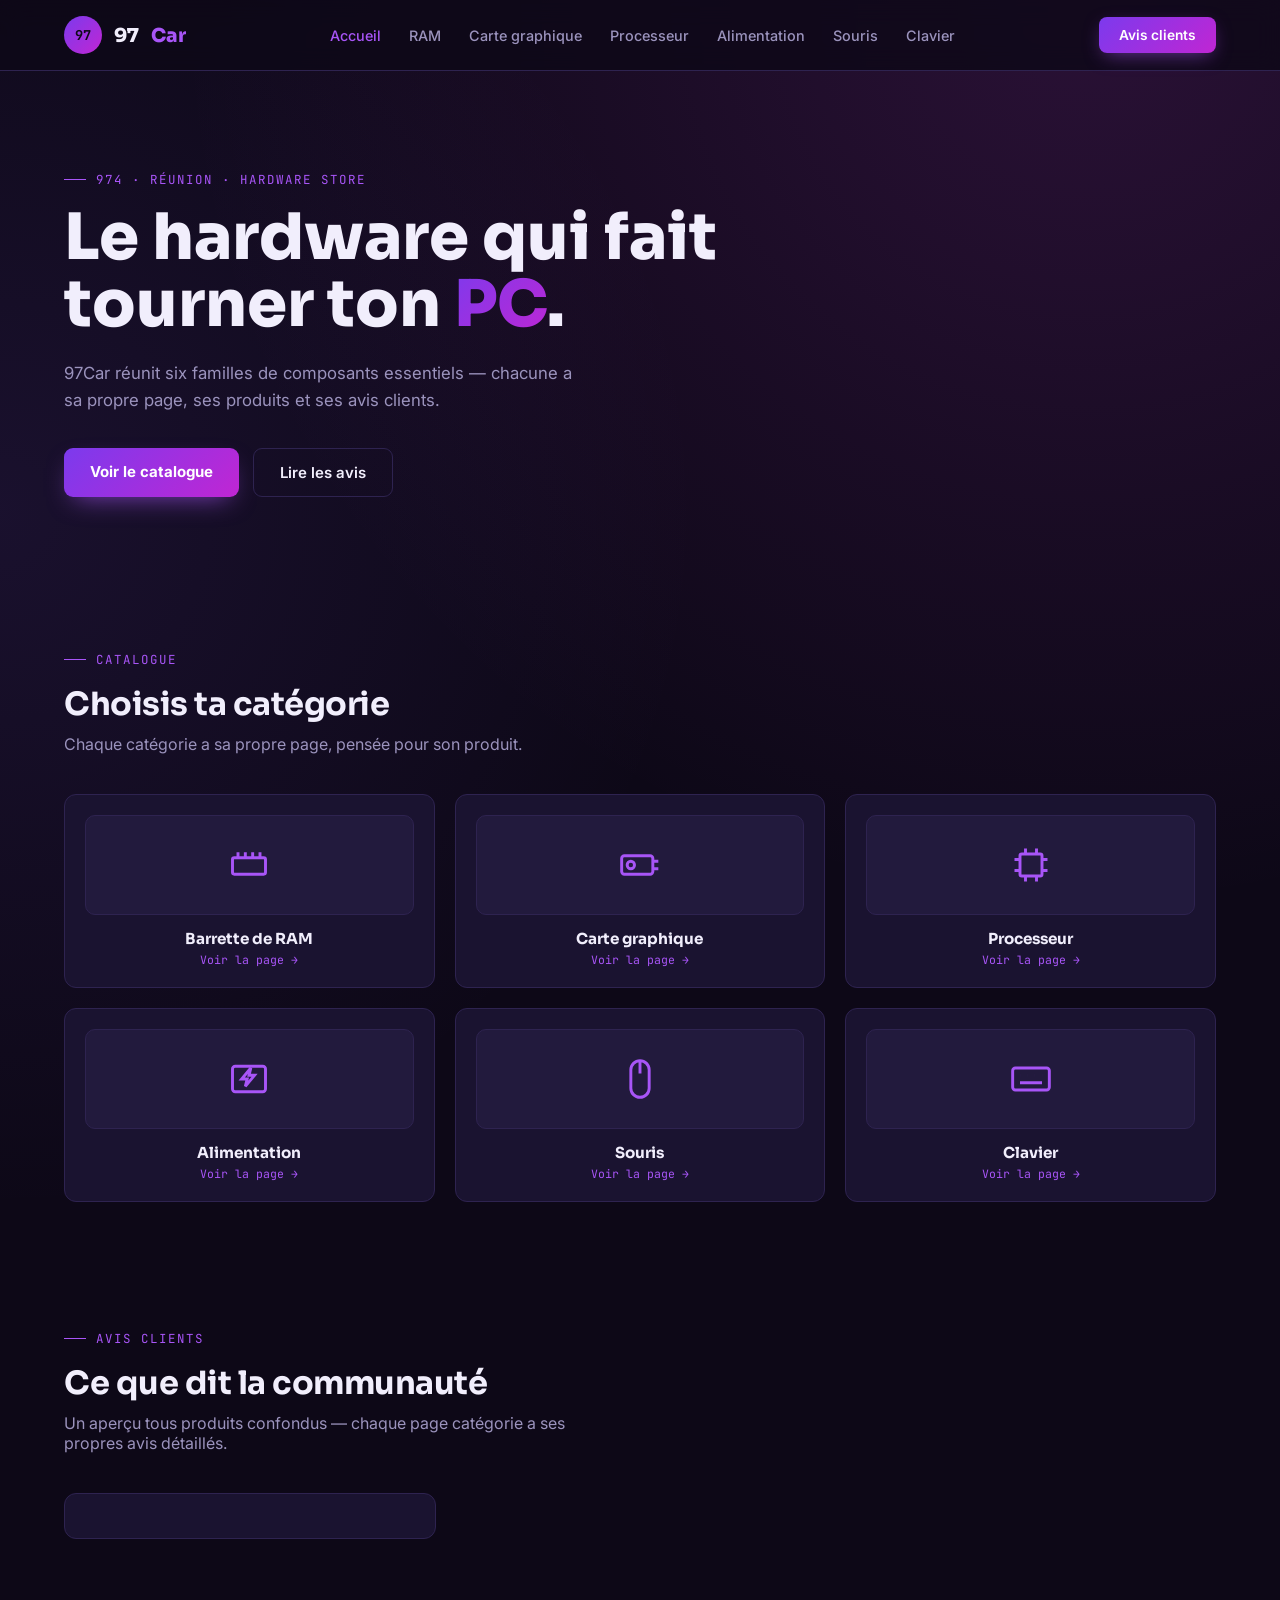
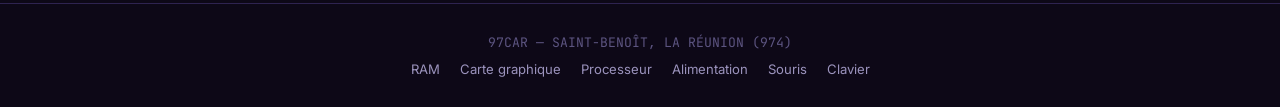
<file: Projects/index.html>
<!DOCTYPE html>
<html lang="fr">
<head>
<meta charset="UTF-8">
<meta name="viewport" content="width=device-width, initial-scale=1.0">
<title>97Car — Composants informatiques</title>
<link rel="stylesheet" href="style.css">
</head>
<body>

<header>
  <a href="index.html" class="brand"><div class="avatar">97</div>97<span class="accent">Car</span></a>
  <nav>
    <a href="index.html" class="active">Accueil</a>
    <a href="ram.html">RAM</a>
    <a href="gpu.html">Carte graphique</a>
    <a href="cpu.html">Processeur</a>
    <a href="alimentation.html">Alimentation</a>
    <a href="souris.html">Souris</a>
    <a href="clavier.html">Clavier</a>
  </nav>
  <a href="#reviews" class="nav-cta">Avis clients</a>
</header>

<section style="padding-top:100px; padding-bottom:90px;">
  <div class="eyebrow">974 · Réunion · Hardware store</div>
  <h1 style="font-family:'Sora',sans-serif; font-weight:800; font-size:clamp(2.4rem,5vw,4rem); line-height:1.05; max-width:820px;">
    Le hardware qui fait tourner ton <span style="background:var(--grad); -webkit-background-clip:text; background-clip:text; color:transparent;">PC</span>.
  </h1>
  <p style="color:var(--muted); max-width:520px; margin-top:22px; font-size:1.05rem; line-height:1.6;">
    97Car réunit six familles de composants essentiels — chacune a sa propre page, ses produits et ses avis clients.
  </p>
  <div style="display:flex; gap:14px; margin-top:34px; flex-wrap:wrap;">
    <a href="ram.html" class="btn-primary">Voir le catalogue</a>
    <a href="#reviews" class="btn-secondary">Lire les avis</a>
  </div>
</section>

<section id="categories">
  <div class="section-head">
    <div class="eyebrow">Catalogue</div>
    <h2>Choisis ta catégorie</h2>
    <p>Chaque catégorie a sa propre page, pensée pour son produit.</p>
  </div>
  <div style="display:grid; grid-template-columns:repeat(3,1fr); gap:20px;" id="catGrid"></div>
</section>

<section id="reviews">

  <div class="section-head">

    <div class="eyebrow">Avis clients</div>
    <h2>Ce que dit la communauté</h2>
    <p>Un aperçu tous produits confondus — chaque page catégorie a ses propres avis détaillés.</p>
  </div>

  <div style="display:grid; grid-template-columns:repeat(3,1fr); gap:18px;">
    <div class="mini-review">

      <div class="top">

        <span class="who"></span>

        <span class="stars"></span>

      </div>

      <p></p>

    </div>

  </div>
</section>

<footer>
  <div class="mono">97CAR — SAINT-BENOÎT, LA RÉUNION (974)</div>
  <div class="foot-links">
    <a href="ram.html">RAM</a><a href="gpu.html">Carte graphique</a><a href="cpu.html">Processeur</a>
    <a href="alimentation.html">Alimentation</a><a href="souris.html">Souris</a><a href="clavier.html">Clavier</a>
  </div>
</footer>

<script>
const categories = [
  {name:'Barrette de RAM', href:'ram.html', icon:'<svg viewBox="0 0 24 24" fill="none" stroke="currentColor" stroke-width="1.6"><rect x="3" y="8" width="18" height="9" rx="1"/><path d="M6 8V5M10 8V5M14 8V5M18 8V5"/></svg>'},
  {name:'Carte graphique', href:'gpu.html', icon:'<svg viewBox="0 0 24 24" fill="none" stroke="currentColor" stroke-width="1.6"><rect x="2" y="7" width="17" height="10" rx="1.5"/><circle cx="7" cy="12" r="2"/><path d="M19 10h3M19 14h3"/></svg>'},
  {name:'Processeur', href:'cpu.html', icon:'<svg viewBox="0 0 24 24" fill="none" stroke="currentColor" stroke-width="1.6"><rect x="6" y="6" width="12" height="12" rx="1"/><path d="M9 6V3M15 6V3M9 21v-3M15 21v-3M6 9H3M6 15H3M21 9h-3M21 15h-3"/></svg>'},
  {name:'Alimentation', href:'alimentation.html', icon:'<svg viewBox="0 0 24 24" fill="none" stroke="currentColor" stroke-width="1.6"><rect x="3" y="5" width="18" height="14" rx="1.5"/><path d="M8 12h3l-1 4 5-6h-3l1-4-5 6z"/></svg>'},
  {name:'Souris', href:'souris.html', icon:'<svg viewBox="0 0 24 24" fill="none" stroke="currentColor" stroke-width="1.6"><rect x="7" y="2" width="10" height="20" rx="5"/><path d="M12 2v7"/></svg>'},
  {name:'Clavier', href:'clavier.html', icon:'<svg viewBox="0 0 24 24" fill="none" stroke="currentColor" stroke-width="1.6"><rect x="2" y="6" width="20" height="12" rx="1.5"/><path d="M6 10h.01M10 10h.01M14 10h.01M18 10h.01M6 14h12"/></svg>'},
];
const grid = document.getElementById('catGrid');
categories.forEach(c=>{
  const a = document.createElement('a');
  a.href = c.href;
  a.className = 'product-card cat-card';
  a.innerHTML = `
    <div class="cat-thumb">${c.icon}</div>
    <div class="cname">${c.name}</div>
    <span class="cgo">Voir la page →</span>
  `;
  grid.appendChild(a);
});
</script>
</body>
</html>
</file>
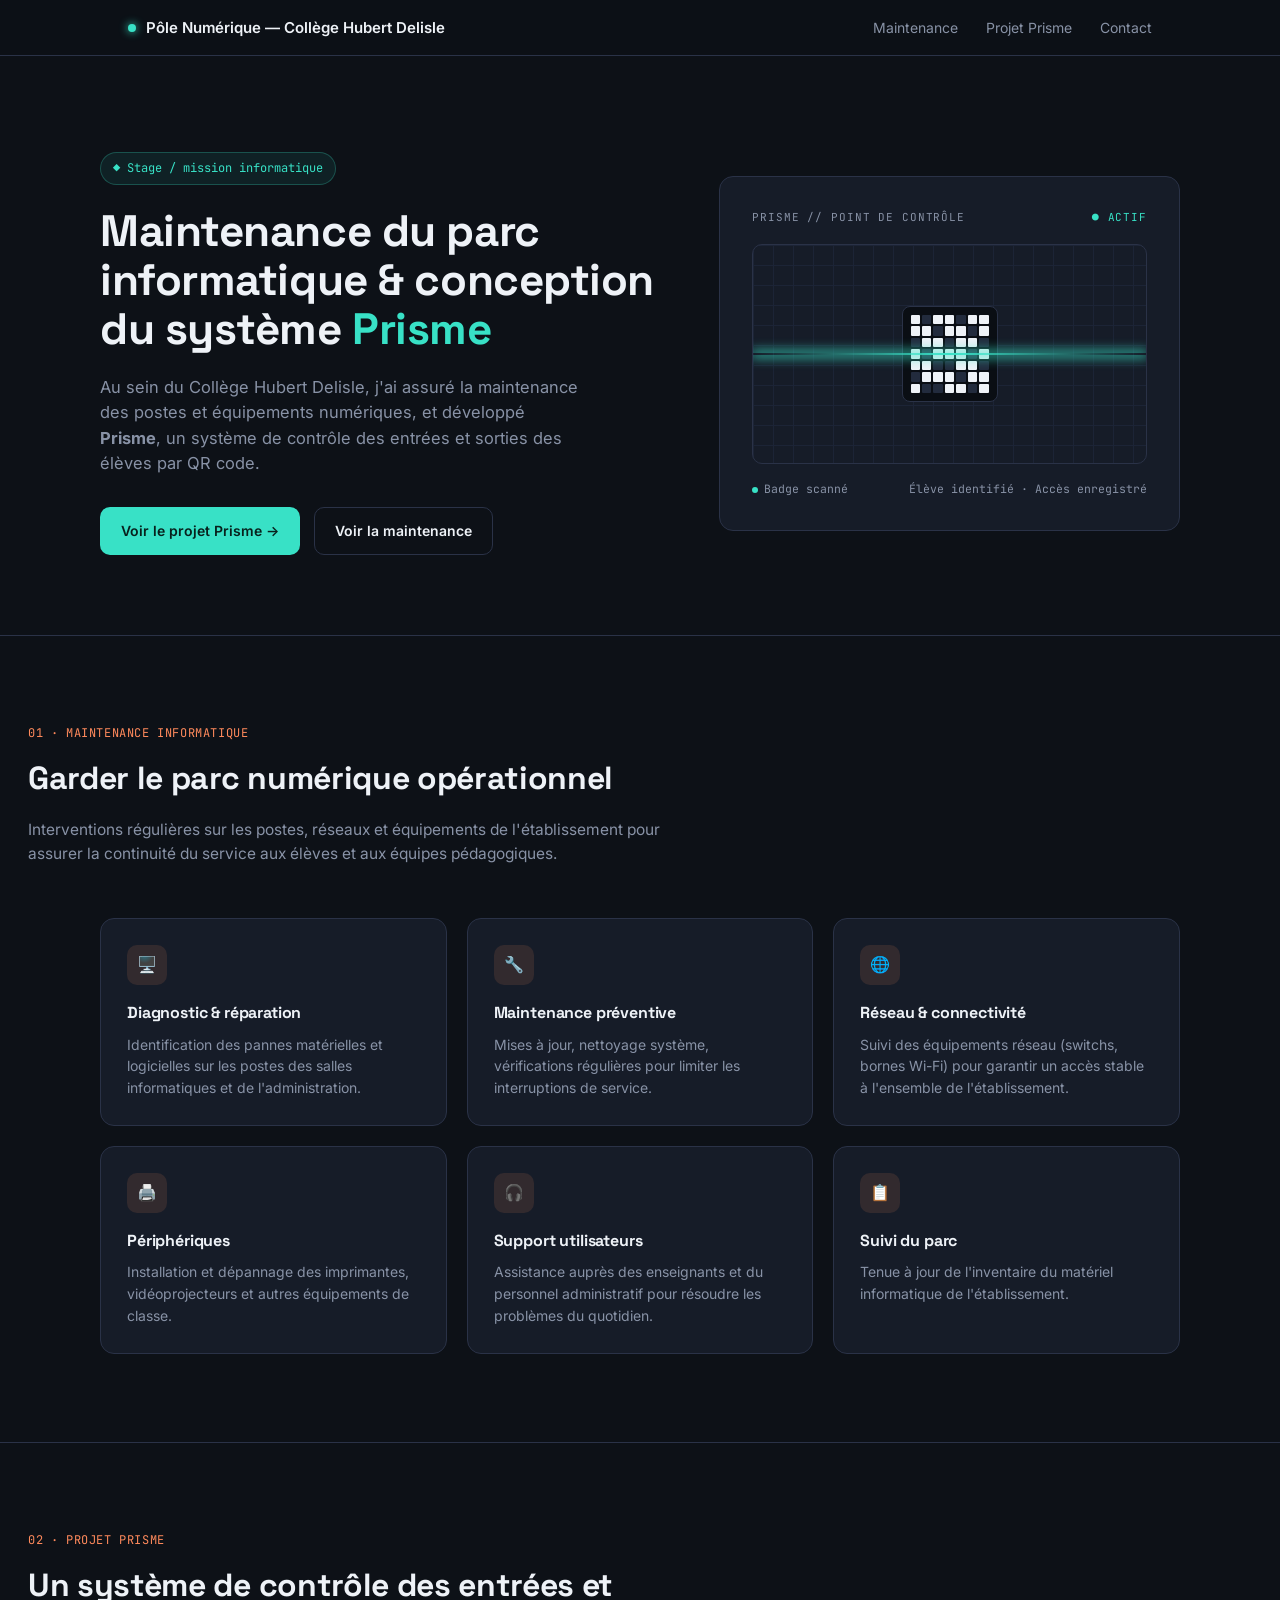
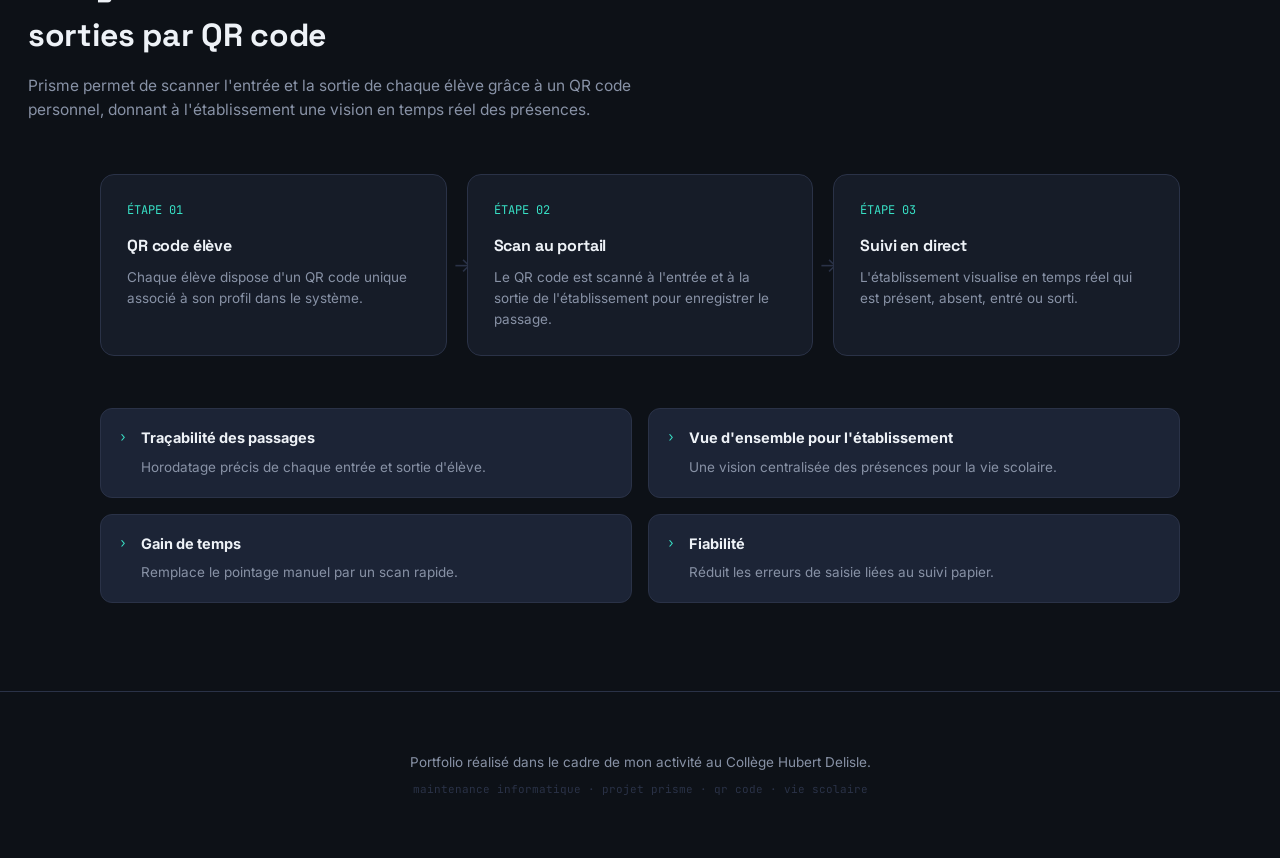
<file: Projects/College_Hubert_Delisle/index.html>
<!DOCTYPE html>
<html lang="fr">
<head>
<meta charset="UTF-8">
<meta name="viewport" content="width=device-width, initial-scale=1.0">
<title>Portfolio Technique — Collège Hubert Delisle</title>
<link rel="preconnect" href="https://fonts.googleapis.com">
<link href="https://fonts.googleapis.com/css2?family=Space+Grotesk:wght@400;500;600;700&family=Inter:wght@400;500;600&family=JetBrains+Mono:wght@400;500&display=swap" rel="stylesheet">
<link rel="stylesheet" href="style.css">
</head>
<body>

<header class="nav">
  <div class="nav-inner">
    <div class="brand"><span class="dot"></span> Pôle Numérique — Collège Hubert Delisle</div>
    <nav class="nav-links">
      <a href="#maintenance">Maintenance</a>
      <a href="#prisme">Projet Prisme</a>
      <a href="#contact">Contact</a>
    </nav>
  </div>
</header>

<section class="hero">
  <div class="hero-grid">
    <div>
      <div class="eyebrow">◆ Stage / mission informatique</div>
      <h1>Maintenance du parc informatique &amp; conception du système <span>Prisme</span></h1>
      <p class="lead">Au sein du Collège Hubert Delisle, j'ai assuré la maintenance des postes et équipements numériques, et développé <strong>Prisme</strong>, un système de contrôle des entrées et sorties des élèves par QR code.</p>
      <div class="hero-actions">
        <a href="#prisme" class="btn btn-primary">Voir le projet Prisme →</a>
        <a href="#maintenance" class="btn btn-ghost">Voir la maintenance</a>
      </div>
    </div>

    <div class="gate">
      <div class="gate-label"><span>PRISME // POINT DE CONTRÔLE</span><span class="gate-status">● ACTIF</span></div>
      <div class="qr-scene">
        <div class="scan-line"></div>
        <div class="qr" id="qrGrid"></div>
      </div>
      <div class="gate-foot">
        <span><span class="pulse"></span>Badge scanné</span>
        <span>Élève identifié · Accès enregistré</span>
      </div>
    </div>
  </div>
</section>

<section id="maintenance">
  <div class="section-head">
    <div class="section-tag">01 · MAINTENANCE INFORMATIQUE</div>
    <h2>Garder le parc numérique opérationnel</h2>
    <p>Interventions régulières sur les postes, réseaux et équipements de l'établissement pour assurer la continuité du service aux élèves et aux équipes pédagogiques.</p>
  </div>

  <div class="card-grid">
    <div class="card">
      <div class="card-icon">🖥️</div>
      <h3>Diagnostic &amp; réparation</h3>
      <p>Identification des pannes matérielles et logicielles sur les postes des salles informatiques et de l'administration.</p>
    </div>
    <div class="card">
      <div class="card-icon">🔧</div>
      <h3>Maintenance préventive</h3>
      <p>Mises à jour, nettoyage système, vérifications régulières pour limiter les interruptions de service.</p>
    </div>
    <div class="card">
      <div class="card-icon">🌐</div>
      <h3>Réseau &amp; connectivité</h3>
      <p>Suivi des équipements réseau (switchs, bornes Wi-Fi) pour garantir un accès stable à l'ensemble de l'établissement.</p>
    </div>
    <div class="card">
      <div class="card-icon">🖨️</div>
      <h3>Périphériques</h3>
      <p>Installation et dépannage des imprimantes, vidéoprojecteurs et autres équipements de classe.</p>
    </div>
    <div class="card">
      <div class="card-icon">🎧</div>
      <h3>Support utilisateurs</h3>
      <p>Assistance auprès des enseignants et du personnel administratif pour résoudre les problèmes du quotidien.</p>
    </div>
    <div class="card">
      <div class="card-icon">📋</div>
      <h3>Suivi du parc</h3>
      <p>Tenue à jour de l'inventaire du matériel informatique de l'établissement.</p>
    </div>
  </div>
</section>

<section id="prisme">
  <div class="section-head">
    <div class="section-tag">02 · PROJET PRISME</div>
    <h2>Un système de contrôle des entrées et sorties par QR code</h2>
    <p>Prisme permet de scanner l'entrée et la sortie de chaque élève grâce à un QR code personnel, donnant à l'établissement une vision en temps réel des présences.</p>
  </div>

  <div class="flow">
    <div class="flow-step">
      <div class="flow-num">ÉTAPE 01</div>
      <h3>QR code élève</h3>
      <p>Chaque élève dispose d'un QR code unique associé à son profil dans le système.</p>
    </div>
    <div class="flow-step">
      <div class="flow-num">ÉTAPE 02</div>
      <h3>Scan au portail</h3>
      <p>Le QR code est scanné à l'entrée et à la sortie de l'établissement pour enregistrer le passage.</p>
    </div>
    <div class="flow-step">
      <div class="flow-num">ÉTAPE 03</div>
      <h3>Suivi en direct</h3>
      <p>L'établissement visualise en temps réel qui est présent, absent, entré ou sorti.</p>
    </div>
  </div>

  <div class="feature-list">
    <div class="feature">
      <span class="tick">›</span>
      <div><strong>Traçabilité des passages</strong><span>Horodatage précis de chaque entrée et sortie d'élève.</span></div>
    </div>
    <div class="feature">
      <span class="tick">›</span>
      <div><strong>Vue d'ensemble pour l'établissement</strong><span>Une vision centralisée des présences pour la vie scolaire.</span></div>
    </div>
    <div class="feature">
      <span class="tick">›</span>
      <div><strong>Gain de temps</strong><span>Remplace le pointage manuel par un scan rapide.</span></div>
    </div>
    <div class="feature">
      <span class="tick">›</span>
      <div><strong>Fiabilité</strong><span>Réduit les erreurs de saisie liées au suivi papier.</span></div>
    </div>
  </div>
</section>

<footer id="contact">
  <p>Portfolio réalisé dans le cadre de mon activité au Collège Hubert Delisle.</p>
  <p class="mono">maintenance informatique · projet prisme · qr code · vie scolaire</p>
</footer>

<script>
  // Generate a pseudo-random but stable QR-like pattern
  const grid = document.getElementById('qrGrid');
  const pattern = [1,0,1,1,0,1,1, 1,1,0,1,1,0,1, 0,1,1,0,1,1,0, 1,0,1,1,1,0,1, 1,1,0,0,1,1,0, 0,1,1,1,0,1,1, 1,0,0,1,1,0,1];
  pattern.forEach(v=>{
    const i = document.createElement('i');
    if(v) i.classList.add('on');
    grid.appendChild(i);
  });
</script>

</body>
</html>
</file>
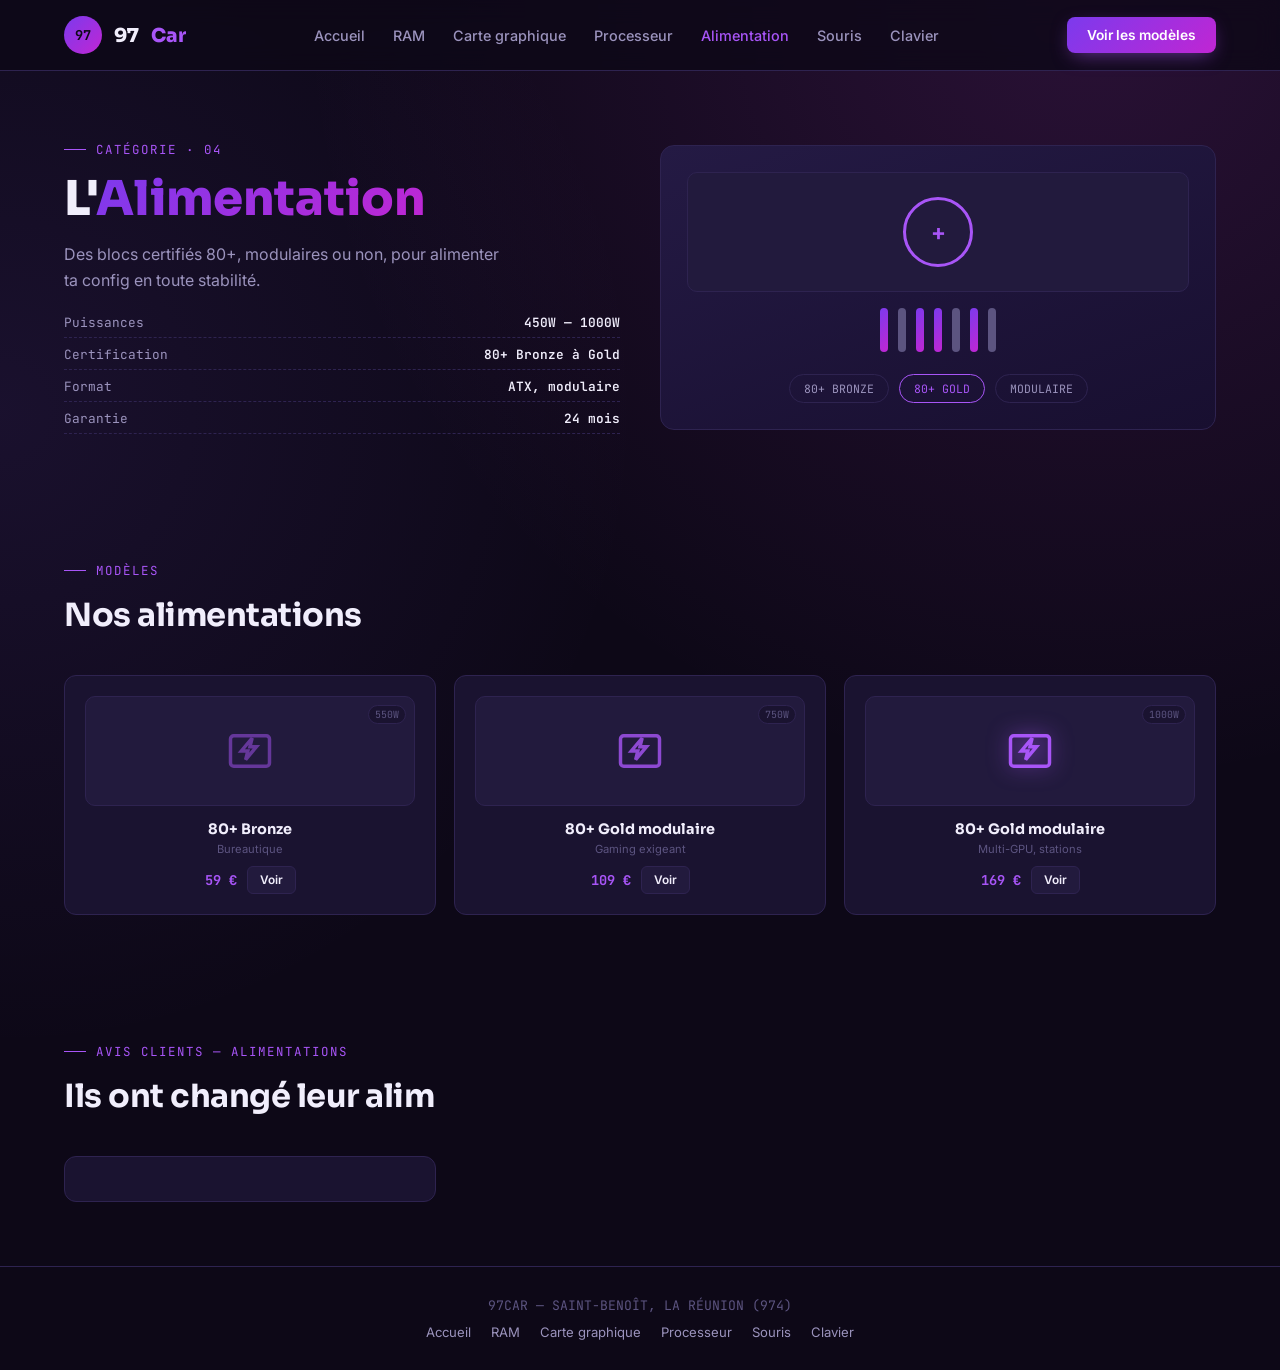
<file: Projects/alimentation.html>
<!DOCTYPE html>
<html lang="fr">
<head>
<meta charset="UTF-8">
<meta name="viewport" content="width=device-width, initial-scale=1.0">
<title>97Car — Alimentations</title>
<link rel="stylesheet" href="style.css">
<style>
  .psu-hero{padding-top:70px; display:grid; grid-template-columns:1fr 1fr; gap:40px; align-items:center;}
  .psu-box{background:linear-gradient(160deg,#241a44,#180f30); border:1px solid var(--line); border-radius:14px; padding:26px;}
  .psu-unit{
    background:var(--panel-2); border:1px solid var(--line); border-radius:10px; height:120px;
    display:flex; align-items:center; justify-content:center; position:relative; overflow:hidden;
  }
  .psu-unit .fan-ring{width:70px; height:70px; border-radius:50%; border:3px solid var(--violet); position:relative;}
  .psu-unit .fan-ring::before{content:'+'; position:absolute; inset:0; display:flex; align-items:center; justify-content:center; color:var(--violet); font-size:1.4rem; font-weight:700;}
  .cables{display:flex; gap:10px; justify-content:center; margin-top:16px;}
  .cable{width:8px; height:44px; border-radius:4px; background:var(--dim);}
  .cable.on{background:var(--grad);}
  .badge-row{display:flex; gap:10px; margin-top:22px; justify-content:center;}
  .badge{border:1px solid var(--line); border-radius:20px; padding:6px 14px; font-family:'JetBrains Mono',monospace; font-size:0.72rem; color:var(--muted);}
  .badge.gold{border-color:var(--violet); color:var(--violet);}
  .grid3{display:grid; grid-template-columns:repeat(3,1fr); gap:18px;}
  .spec-list{margin-top:20px; display:flex; flex-direction:column; gap:8px;}
  .spec-row{display:flex; justify-content:space-between; font-family:'JetBrains Mono',monospace; font-size:0.8rem; color:var(--muted); border-bottom:1px dashed var(--line); padding-bottom:6px;}
  .spec-row b{color:var(--text); font-weight:600;}
</style>
</head>
<body>

<header>
  <a href="index.html" class="brand"><div class="avatar">97</div>97<span class="accent">Car</span></a>
  <nav>
    <a href="index.html">Accueil</a>
    <a href="ram.html">RAM</a>
    <a href="gpu.html">Carte graphique</a>
    <a href="cpu.html">Processeur</a>
    <a href="alimentation.html" class="active">Alimentation</a>
    <a href="souris.html">Souris</a>
    <a href="clavier.html">Clavier</a>
  </nav>
  <a href="#produits" class="nav-cta">Voir les modèles</a>
</header>

<section class="psu-hero">
  <div>
    <div class="eyebrow">Catégorie · 04</div>
    <h1 style="font-family:'Sora',sans-serif; font-weight:800; font-size:clamp(2rem,4vw,3rem); line-height:1.05;">
      L'<span style="background:var(--grad); -webkit-background-clip:text; background-clip:text; color:transparent;">Alimentation</span>
    </h1>
    <p style="color:var(--muted); margin-top:18px; max-width:440px; line-height:1.6;">
      Des blocs certifiés 80+, modulaires ou non, pour alimenter ta config en toute stabilité.
    </p>
    <div class="spec-list">
      <div class="spec-row"><span>Puissances</span><b>450W — 1000W</b></div>
      <div class="spec-row"><span>Certification</span><b>80+ Bronze à Gold</b></div>
      <div class="spec-row"><span>Format</span><b>ATX, modulaire</b></div>
      <div class="spec-row"><span>Garantie</span><b>24 mois</b></div>
    </div>
  </div>

  <div class="psu-box">
    <!-- Illustration 1 : unité avec ventilateur -->
    <div class="psu-unit"><div class="fan-ring"></div></div>
    <!-- Illustration 2 : câbles modulaires -->
    <div class="cables">
      <div class="cable on"></div><div class="cable"></div><div class="cable on"></div>
      <div class="cable on"></div><div class="cable"></div><div class="cable on"></div><div class="cable"></div>
    </div>
    <div class="badge-row">
      <div class="badge">80+ BRONZE</div>
      <div class="badge gold">80+ GOLD</div>
      <div class="badge">MODULAIRE</div>
    </div>
  </div>
</section>

<section id="produits">
  <div class="section-head">
    <div class="eyebrow">Modèles</div>
    <h2>Nos alimentations</h2>
  </div>
  <div class="grid3">
    <div class="product-card">
      <div class="thumb tier-1"><svg viewBox="0 0 24 24" fill="none" stroke="currentColor" stroke-width="1.6"><rect x="3" y="5" width="18" height="14" rx="1.5"/><path d="M8 12h3l-1 4 5-6h-3l1-4-5 6z"/></svg><span class="tag">550W</span></div>
      <div class="pname">80+ Bronze</div>
      <div class="pspec">Bureautique</div>
      <div class="prow"><span class="price">59 €</span><span class="buy">Voir</span></div>
    </div>
    <div class="product-card">
      <div class="thumb tier-2"><svg viewBox="0 0 24 24" fill="none" stroke="currentColor" stroke-width="1.6"><rect x="3" y="5" width="18" height="14" rx="1.5"/><path d="M8 12h3l-1 4 5-6h-3l1-4-5 6z"/></svg><span class="tag">750W</span></div>
      <div class="pname">80+ Gold modulaire</div>
      <div class="pspec">Gaming exigeant</div>
      <div class="prow"><span class="price">109 €</span><span class="buy">Voir</span></div>
    </div>
    <div class="product-card">
      <div class="thumb tier-3"><svg viewBox="0 0 24 24" fill="none" stroke="currentColor" stroke-width="1.6"><rect x="3" y="5" width="18" height="14" rx="1.5"/><path d="M8 12h3l-1 4 5-6h-3l1-4-5 6z"/></svg><span class="tag">1000W</span></div>
      <div class="pname">80+ Gold modulaire</div>
      <div class="pspec">Multi-GPU, stations</div>
      <div class="prow"><span class="price">169 €</span><span class="buy">Voir</span></div>
    </div>
  </div>
</section>

<section id="reviews">
  <div class="section-head">
    <div class="eyebrow">Avis clients — Alimentations</div>
    <h2>Ils ont changé leur alim</h2>
  </div>
  <div class="grid3">
    <div class="mini-review">

      <div class="top">

        <span class="who"></span>

        <span class="stars"></span>

      </div>

      <p></p>

    </div>
  </div>
</section>

<footer>
  <div class="mono">97CAR — SAINT-BENOÎT, LA RÉUNION (974)</div>
  <div class="foot-links">
    <a href="index.html">Accueil</a><a href="ram.html">RAM</a><a href="gpu.html">Carte graphique</a>
    <a href="cpu.html">Processeur</a><a href="souris.html">Souris</a><a href="clavier.html">Clavier</a>
  </div>
</footer>
</body>
</html>
</file>
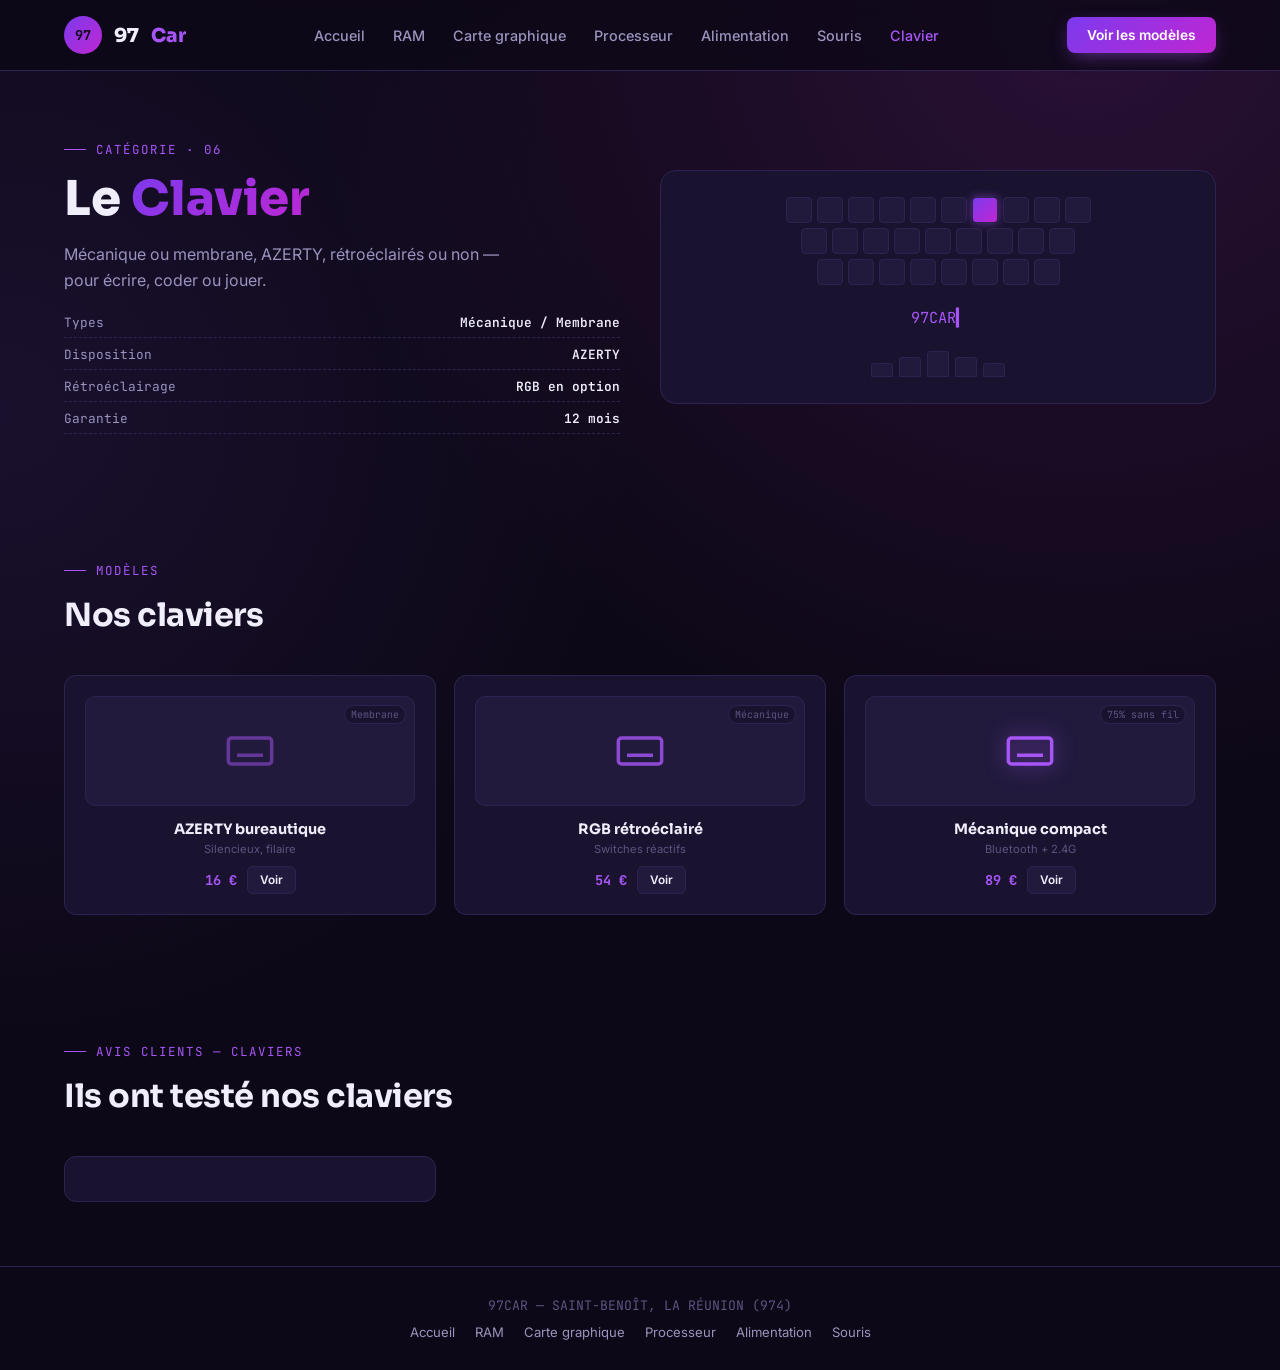
<file: Projects/clavier.html>
<!DOCTYPE html>
<html lang="fr">
<head>
<meta charset="UTF-8">
<meta name="viewport" content="width=device-width, initial-scale=1.0">
<title>97Car — Claviers</title>
<link rel="stylesheet" href="style.css">
<style>
  .kb-hero{padding-top:70px; display:grid; grid-template-columns:1fr 1fr; gap:40px; align-items:center;}
  .kb-panel{background:var(--panel); border:1px solid var(--line); border-radius:16px; padding:26px;}
  .keys-row{display:flex; gap:5px; margin-bottom:5px; justify-content:center;}
  .key{width:26px; height:26px; border-radius:4px; background:var(--panel-2); border:1px solid var(--line);}
  .key.lit{background:var(--grad); box-shadow:0 0 8px rgba(168,85,247,0.5);}
  .typing{
    margin-top:22px; font-family:'JetBrains Mono',monospace; font-size:0.95rem; color:var(--violet);
    min-height:24px; text-align:center;
  }
  .typing::after{content:'▍'; animation:blink 1s step-start infinite;}
  @keyframes blink{ 50%{opacity:0;} }
  .keycap-profile{display:flex; align-items:flex-end; gap:6px; justify-content:center; margin-top:20px;}
  .cap{width:22px; background:var(--panel-2); border:1px solid var(--line); border-radius:3px 3px 0 0;}
  .grid3{display:grid; grid-template-columns:repeat(3,1fr); gap:18px;}
  .spec-list{margin-top:20px; display:flex; flex-direction:column; gap:8px;}
  .spec-row{display:flex; justify-content:space-between; font-family:'JetBrains Mono',monospace; font-size:0.8rem; color:var(--muted); border-bottom:1px dashed var(--line); padding-bottom:6px;}
  .spec-row b{color:var(--text); font-weight:600;}
</style>
</head>
<body>

<header>
  <a href="index.html" class="brand"><div class="avatar">97</div>97<span class="accent">Car</span></a>
  <nav>
    <a href="index.html">Accueil</a>
    <a href="ram.html">RAM</a>
    <a href="gpu.html">Carte graphique</a>
    <a href="cpu.html">Processeur</a>
    <a href="alimentation.html">Alimentation</a>
    <a href="souris.html">Souris</a>
    <a href="clavier.html" class="active">Clavier</a>
  </nav>
  <a href="#produits" class="nav-cta">Voir les modèles</a>
</header>

<section class="kb-hero">
  <div>
    <div class="eyebrow">Catégorie · 06</div>
    <h1 style="font-family:'Sora',sans-serif; font-weight:800; font-size:clamp(2rem,4vw,3rem); line-height:1.05;">
      Le <span style="background:var(--grad); -webkit-background-clip:text; background-clip:text; color:transparent;">Clavier</span>
    </h1>
    <p style="color:var(--muted); margin-top:18px; max-width:440px; line-height:1.6;">
      Mécanique ou membrane, AZERTY, rétroéclairés ou non — pour écrire, coder ou jouer.
    </p>
    <div class="spec-list">
      <div class="spec-row"><span>Types</span><b>Mécanique / Membrane</b></div>
      <div class="spec-row"><span>Disposition</span><b>AZERTY</b></div>
      <div class="spec-row"><span>Rétroéclairage</span><b>RGB en option</b></div>
      <div class="spec-row"><span>Garantie</span><b>12 mois</b></div>
    </div>
  </div>

  <div class="kb-panel">
    <!-- Illustration 1 : rangées de touches -->
    <div id="keyRows"></div>
    <div class="typing" id="typingText"></div>
    <!-- Illustration 2 : profil des keycaps -->
    <div class="keycap-profile">
      <div class="cap" style="height:14px;"></div>
      <div class="cap" style="height:20px;"></div>
      <div class="cap" style="height:26px;"></div>
      <div class="cap" style="height:20px;"></div>
      <div class="cap" style="height:14px;"></div>
    </div>
  </div>
</section>

<section id="produits">
  <div class="section-head">
    <div class="eyebrow">Modèles</div>
    <h2>Nos claviers</h2>
  </div>
  <div class="grid3">
    <div class="product-card">
      <div class="thumb tier-1"><svg viewBox="0 0 24 24" fill="none" stroke="currentColor" stroke-width="1.6"><rect x="2" y="6" width="20" height="12" rx="1.5"/><path d="M6 10h.01M10 10h.01M14 10h.01M18 10h.01M6 14h12"/></svg><span class="tag">Membrane</span></div>
      <div class="pname">AZERTY bureautique</div>
      <div class="pspec">Silencieux, filaire</div>
      <div class="prow"><span class="price">16 €</span><span class="buy">Voir</span></div>
    </div>
    <div class="product-card">
      <div class="thumb tier-2"><svg viewBox="0 0 24 24" fill="none" stroke="currentColor" stroke-width="1.6"><rect x="2" y="6" width="20" height="12" rx="1.5"/><path d="M6 10h.01M10 10h.01M14 10h.01M18 10h.01M6 14h12"/></svg><span class="tag">Mécanique</span></div>
      <div class="pname">RGB rétroéclairé</div>
      <div class="pspec">Switches réactifs</div>
      <div class="prow"><span class="price">54 €</span><span class="buy">Voir</span></div>
    </div>
    <div class="product-card">
      <div class="thumb tier-3"><svg viewBox="0 0 24 24" fill="none" stroke="currentColor" stroke-width="1.6"><rect x="2" y="6" width="20" height="12" rx="1.5"/><path d="M6 10h.01M10 10h.01M14 10h.01M18 10h.01M6 14h12"/></svg><span class="tag">75% sans fil</span></div>
      <div class="pname">Mécanique compact</div>
      <div class="pspec">Bluetooth + 2.4G</div>
      <div class="prow"><span class="price">89 €</span><span class="buy">Voir</span></div>
    </div>
  </div>
</section>

<section id="reviews">
  <div class="section-head">
    <div class="eyebrow">Avis clients — Claviers</div>
    <h2>Ils ont testé nos claviers</h2>
  </div>
  <div class="grid3">
    <div class="mini-review">

      <div class="top">

        <span class="who"></span>

        <span class="stars"></span>

      </div>

      <p></p>

    </div>
  </div>
</section>

<footer>
  <div class="mono">97CAR — SAINT-BENOÎT, LA RÉUNION (974)</div>
  <div class="foot-links">
    <a href="index.html">Accueil</a><a href="ram.html">RAM</a><a href="gpu.html">Carte graphique</a>
    <a href="cpu.html">Processeur</a><a href="alimentation.html">Alimentation</a><a href="souris.html">Souris</a>
  </div>
</footer>

<script>
  const keyRows = document.getElementById('keyRows');
  const rowLengths = [10, 9, 8];
  rowLengths.forEach(len=>{
    const row = document.createElement('div');
    row.className = 'keys-row';
    for(let i=0;i<len;i++){
      const k = document.createElement('div');
      k.className = 'key';
      row.appendChild(k);
    }
    keyRows.appendChild(row);
  });

  const allKeys = keyRows.querySelectorAll('.key');
  const message = "97CAR();";
  let i = 0;
  const typingEl = document.getElementById('typingText');
  function typeLoop(){
    typingEl.textContent = message.slice(0, i % (message.length+1));
    allKeys.forEach(k=>k.classList.remove('lit'));
    if(allKeys.length){
      const randKey = allKeys[Math.floor(Math.random()*allKeys.length)];
      randKey.classList.add('lit');
    }
    i++;
    setTimeout(typeLoop, 260);
  }
  typeLoop();
</script>
</body>
</html>
</file>
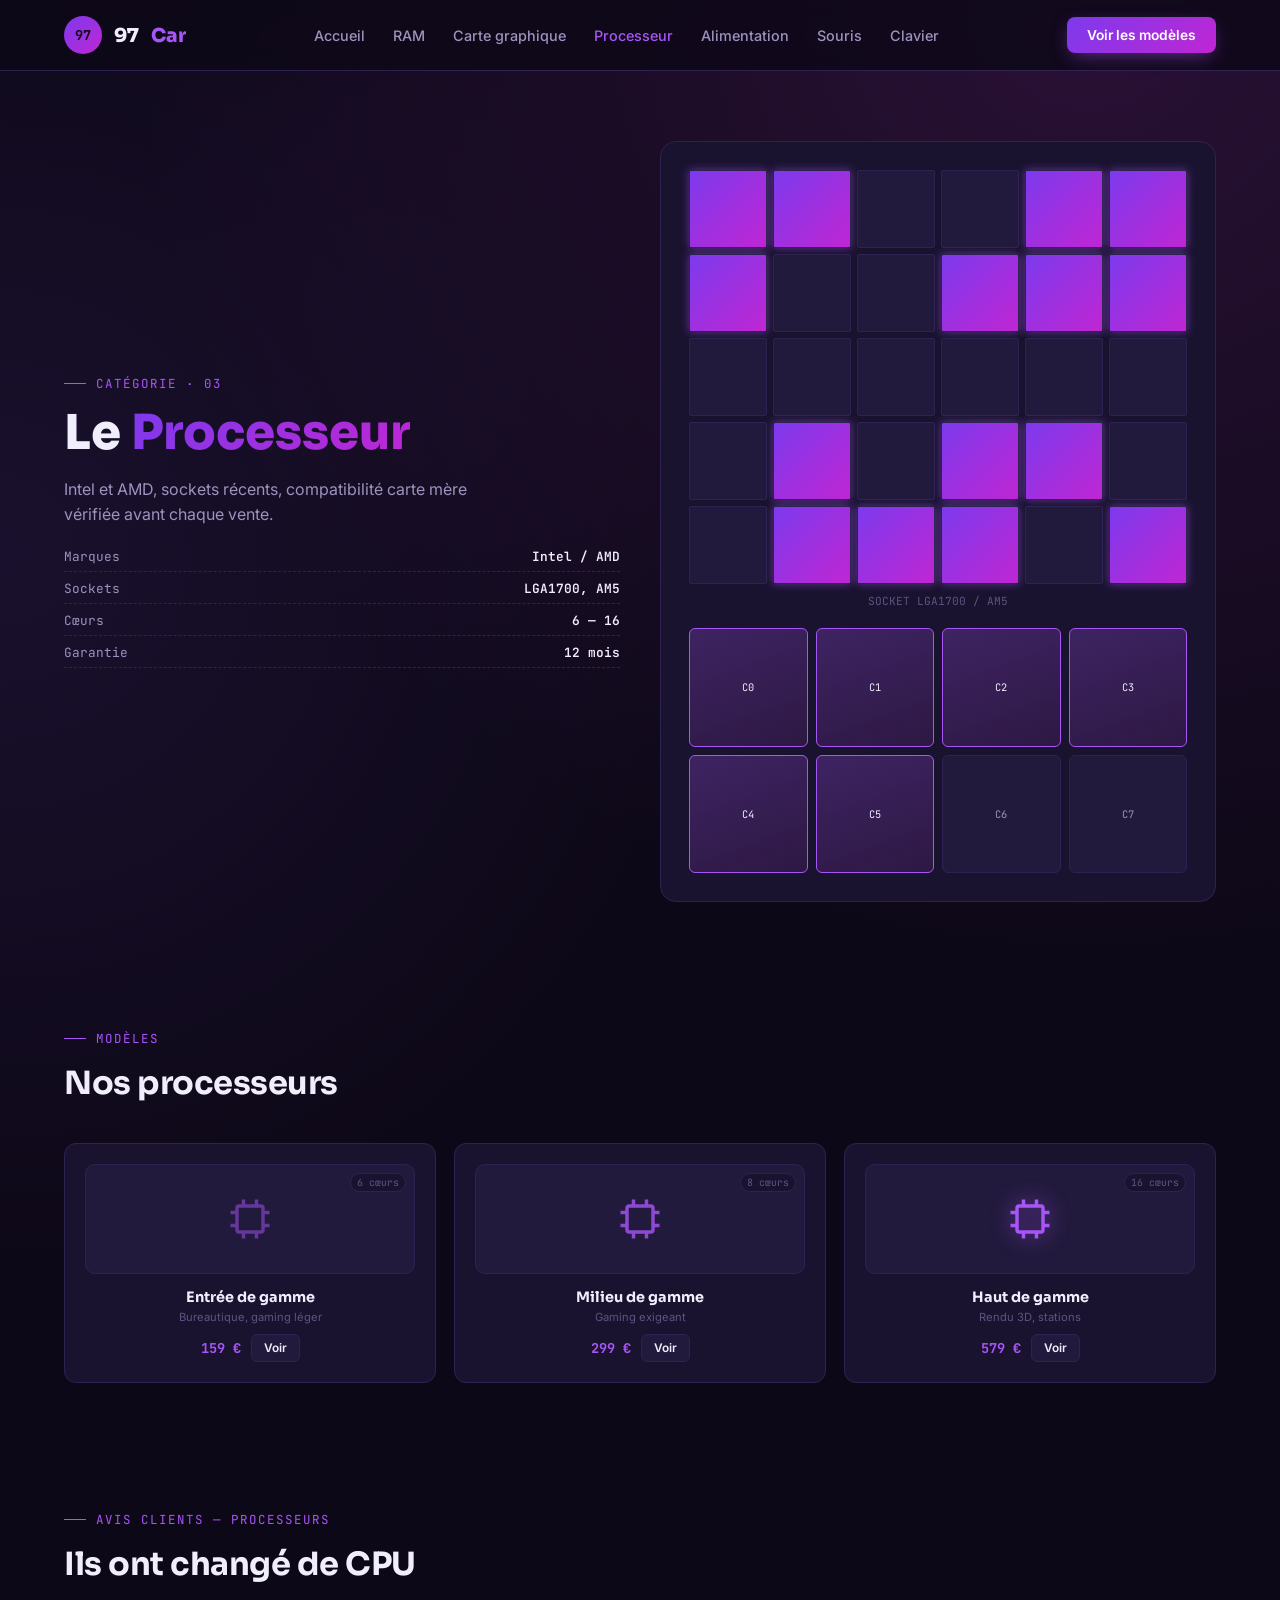
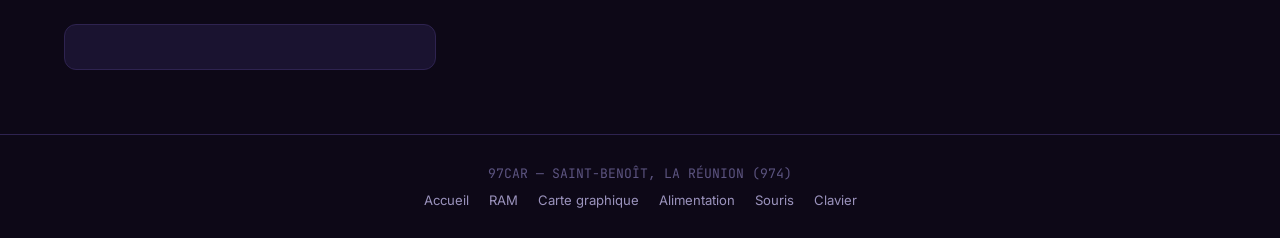
<file: Projects/cpu.html>
<!DOCTYPE html>
<html lang="fr">
<head>
<meta charset="UTF-8">
<meta name="viewport" content="width=device-width, initial-scale=1.0">
<title>97Car — Processeurs</title>
<link rel="stylesheet" href="style.css">
<style>
  .cpu-hero{display:grid; grid-template-columns:1fr 1fr; gap:40px; align-items:center; padding-top:70px;}
  .socket-card{background:var(--panel); border:1px solid var(--line); border-radius:16px; padding:28px;}
  .socket-grid{display:grid; grid-template-columns:repeat(6,1fr); gap:6px;}
  .pin{aspect-ratio:1; background:var(--panel-2); border:1px solid var(--line); border-radius:2px;}
  .pin.lit{background:var(--grad); box-shadow:0 0 8px rgba(168,85,247,0.5);}
  .core-map{display:grid; grid-template-columns:repeat(4,1fr); gap:8px; margin-top:20px;}
  .core{aspect-ratio:1; border:1px solid var(--line); border-radius:6px; background:var(--panel-2); display:flex; align-items:center; justify-content:center; font-family:'JetBrains Mono',monospace; font-size:0.65rem; color:var(--muted);}
  .core.active{background:linear-gradient(160deg, rgba(168,85,247,0.25), rgba(217,70,239,0.1)); border-color:var(--violet); color:var(--text);}
  .grid3{display:grid; grid-template-columns:repeat(3,1fr); gap:18px;}
  .spec-list{margin-top:20px; display:flex; flex-direction:column; gap:8px;}
  .spec-row{display:flex; justify-content:space-between; font-family:'JetBrains Mono',monospace; font-size:0.8rem; color:var(--muted); border-bottom:1px dashed var(--line); padding-bottom:6px;}
  .spec-row b{color:var(--text); font-weight:600;}
</style>
</head>
<body>

<header>
  <a href="index.html" class="brand"><div class="avatar">97</div>97<span class="accent">Car</span></a>
  <nav>
    <a href="index.html">Accueil</a>
    <a href="ram.html">RAM</a>
    <a href="gpu.html">Carte graphique</a>
    <a href="cpu.html" class="active">Processeur</a>
    <a href="alimentation.html">Alimentation</a>
    <a href="souris.html">Souris</a>
    <a href="clavier.html">Clavier</a>
  </nav>
  <a href="#produits" class="nav-cta">Voir les modèles</a>
</header>

<section class="cpu-hero">
  <div>
    <div class="eyebrow">Catégorie · 03</div>
    <h1 style="font-family:'Sora',sans-serif; font-weight:800; font-size:clamp(2rem,4vw,3rem); line-height:1.05;">
      Le <span style="background:var(--grad); -webkit-background-clip:text; background-clip:text; color:transparent;">Processeur</span>
    </h1>
    <p style="color:var(--muted); margin-top:18px; max-width:440px; line-height:1.6;">
      Intel et AMD, sockets récents, compatibilité carte mère vérifiée avant chaque vente.
    </p>
    <div class="spec-list">
      <div class="spec-row"><span>Marques</span><b>Intel / AMD</b></div>
      <div class="spec-row"><span>Sockets</span><b>LGA1700, AM5</b></div>
      <div class="spec-row"><span>Cœurs</span><b>6 — 16</b></div>
      <div class="spec-row"><span>Garantie</span><b>12 mois</b></div>
    </div>
  </div>

  <div class="socket-card">
    <!-- Illustration 1 : grille de pins du socket -->
    <div class="socket-grid" id="socketGrid"></div>
    <div class="mono" style="text-align:center; color:var(--dim); font-size:0.7rem; margin-top:10px;">SOCKET LGA1700 / AM5</div>
    <!-- Illustration 2 : carte des coeurs actifs -->
    <div class="core-map" id="coreMap"></div>
  </div>
</section>

<section id="produits">
  <div class="section-head">
    <div class="eyebrow">Modèles</div>
    <h2>Nos processeurs</h2>
  </div>
  <div class="grid3">
    <div class="product-card">
      <div class="thumb tier-1"><svg viewBox="0 0 24 24" fill="none" stroke="currentColor" stroke-width="1.6"><rect x="6" y="6" width="12" height="12" rx="1"/><path d="M9 6V3M15 6V3M9 21v-3M15 21v-3M6 9H3M6 15H3M21 9h-3M21 15h-3"/></svg><span class="tag">6 cœurs</span></div>
      <div class="pname">Entrée de gamme</div>
      <div class="pspec">Bureautique, gaming léger</div>
      <div class="prow"><span class="price">159 €</span><span class="buy">Voir</span></div>
    </div>
    <div class="product-card">
      <div class="thumb tier-2"><svg viewBox="0 0 24 24" fill="none" stroke="currentColor" stroke-width="1.6"><rect x="6" y="6" width="12" height="12" rx="1"/><path d="M9 6V3M15 6V3M9 21v-3M15 21v-3M6 9H3M6 15H3M21 9h-3M21 15h-3"/></svg><span class="tag">8 cœurs</span></div>
      <div class="pname">Milieu de gamme</div>
      <div class="pspec">Gaming exigeant</div>
      <div class="prow"><span class="price">299 €</span><span class="buy">Voir</span></div>
    </div>
    <div class="product-card">
      <div class="thumb tier-3"><svg viewBox="0 0 24 24" fill="none" stroke="currentColor" stroke-width="1.6"><rect x="6" y="6" width="12" height="12" rx="1"/><path d="M9 6V3M15 6V3M9 21v-3M15 21v-3M6 9H3M6 15H3M21 9h-3M21 15h-3"/></svg><span class="tag">16 cœurs</span></div>
      <div class="pname">Haut de gamme</div>
      <div class="pspec">Rendu 3D, stations</div>
      <div class="prow"><span class="price">579 €</span><span class="buy">Voir</span></div>
    </div>
  </div>
</section>

<section id="reviews">
  <div class="section-head">
    <div class="eyebrow">Avis clients — Processeurs</div>
    <h2>Ils ont changé de CPU</h2>
  </div>
  <div class="grid3">
    <div class="mini-review">

      <div class="top">

        <span class="who"></span>

        <span class="stars"></span>

      </div>

      <p></p>

    </div>
  </div>
</section>

<footer>
  <div class="mono">97CAR — SAINT-BENOÎT, LA RÉUNION (974)</div>
  <div class="foot-links">
    <a href="index.html">Accueil</a><a href="ram.html">RAM</a><a href="gpu.html">Carte graphique</a>
    <a href="alimentation.html">Alimentation</a><a href="souris.html">Souris</a><a href="clavier.html">Clavier</a>
  </div>
</footer>

<script>
  const socketGrid = document.getElementById('socketGrid');
  for(let i=0;i<30;i++){ const p=document.createElement('div'); p.className='pin'+(Math.random()>0.6?' lit':''); socketGrid.appendChild(p); }
  const coreMap = document.getElementById('coreMap');
  for(let i=0;i<8;i++){ const c=document.createElement('div'); c.className='core'+(i<6?' active':''); c.textContent='C'+i; coreMap.appendChild(c); }
</script>
</body>
</html>
</file>
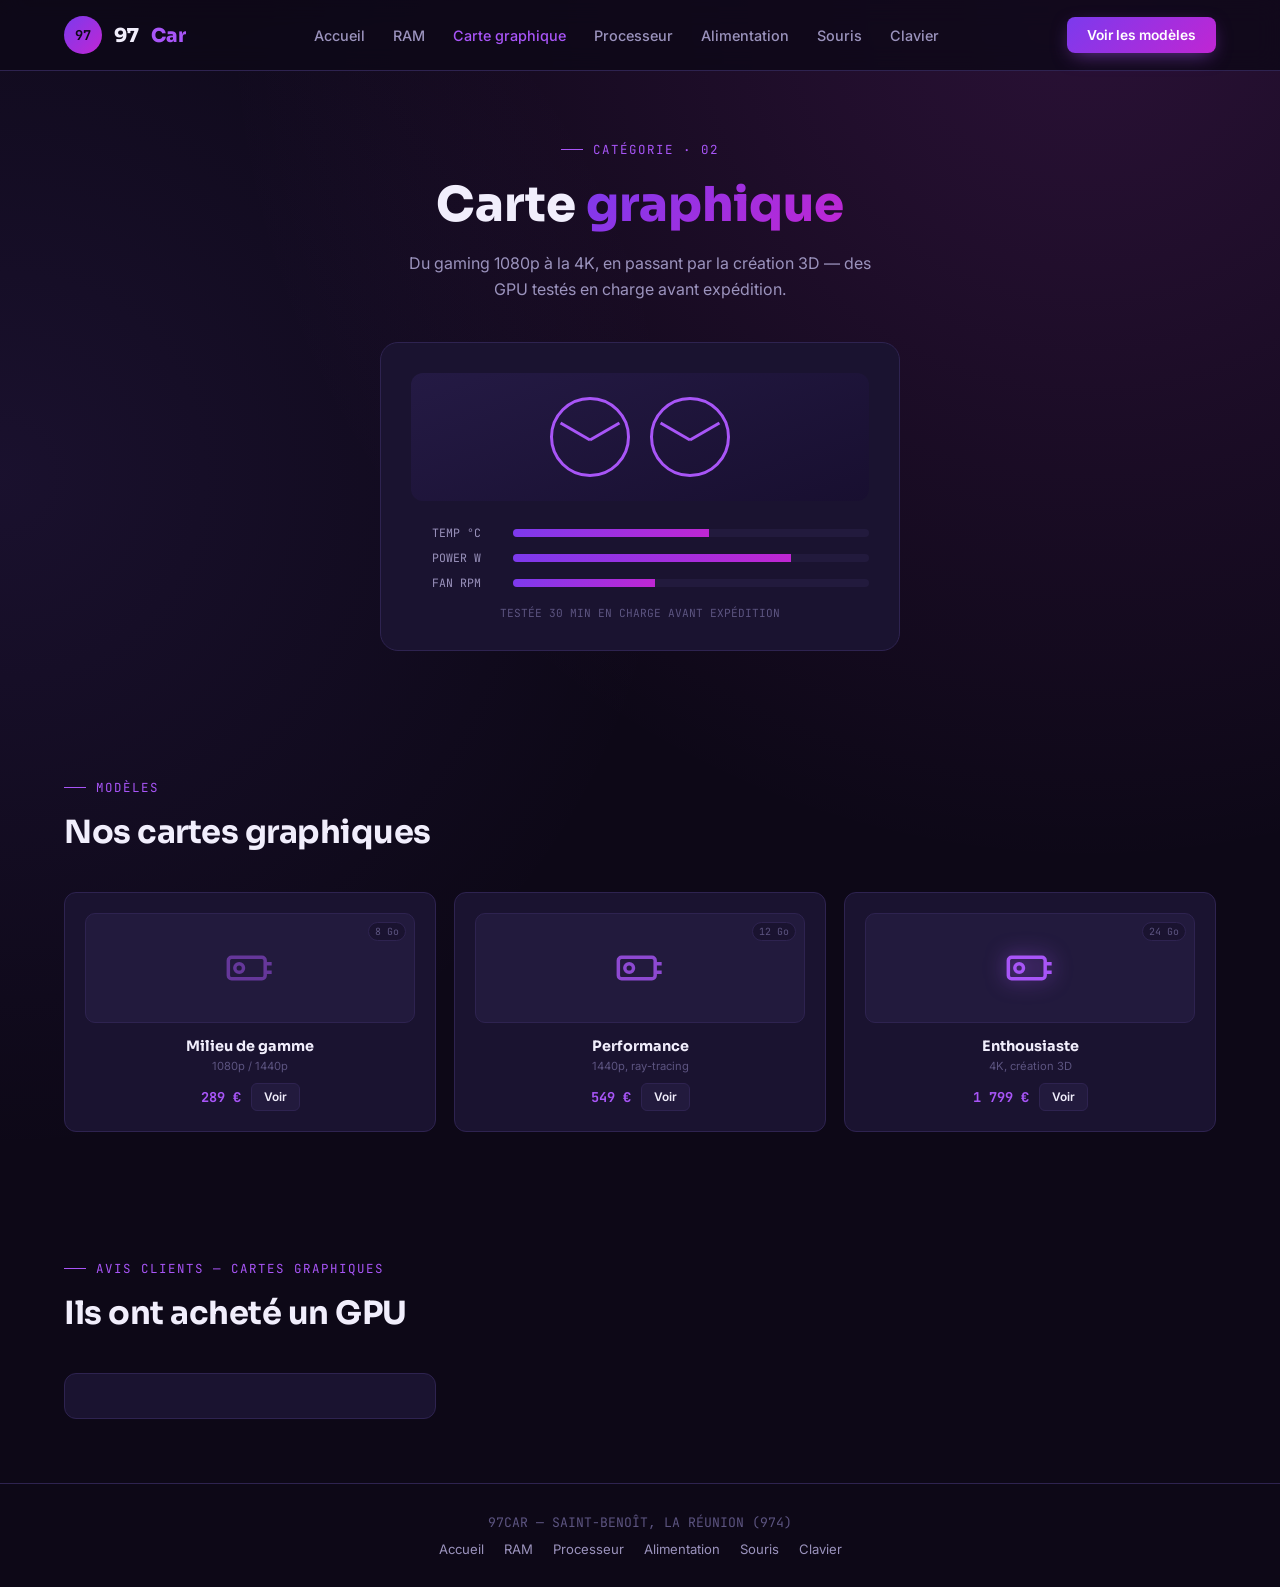
<file: Projects/gpu.html>
<!DOCTYPE html>
<html lang="fr">
<head>
<meta charset="UTF-8">
<meta name="viewport" content="width=device-width, initial-scale=1.0">
<title>97Car — Cartes graphiques</title>
<link rel="stylesheet" href="style.css">
<style>
  .gpu-hero{padding-top:70px; text-align:center;}
  .gpu-card{
    max-width:520px; margin:40px auto 0; background:var(--panel); border:1px solid var(--line);
    border-radius:18px; padding:30px; position:relative; overflow:hidden;
  }
  .gpu-body{
    background:linear-gradient(160deg, #241a44, #180f30); border-radius:12px; padding:24px;
    display:flex; align-items:center; justify-content:center; gap:20px; position:relative;
  }
  .fan{
    width:80px; height:80px; border-radius:50%; border:3px solid var(--violet);
    position:relative; animation:spin 3s linear infinite;
  }
  .fan::before, .fan::after{
    content:''; position:absolute; width:3px; height:34px; background:var(--violet);
    top:6px; left:50%; transform-origin:bottom center;
  }
  .fan::before{transform:translateX(-50%) rotate(60deg);}
  .fan::after{transform:translateX(-50%) rotate(-60deg);}
  @keyframes spin{ to{ transform:rotate(360deg); } }
  .meter{margin-top:24px;}
  .meter-row{display:flex; align-items:center; gap:12px; margin-bottom:10px;}
  .meter-label{font-family:'JetBrains Mono',monospace; font-size:0.72rem; color:var(--muted); width:90px;}
  .meter-track{flex:1; height:8px; background:var(--panel-2); border-radius:4px; overflow:hidden;}
  .meter-fill{height:100%; background:var(--grad);}
  .grid3{display:grid; grid-template-columns:repeat(3,1fr); gap:18px;}
</style>
</head>
<body>

<header>
  <a href="index.html" class="brand"><div class="avatar">97</div>97<span class="accent">Car</span></a>
  <nav>
    <a href="index.html">Accueil</a>
    <a href="ram.html">RAM</a>
    <a href="gpu.html" class="active">Carte graphique</a>
    <a href="cpu.html">Processeur</a>
    <a href="alimentation.html">Alimentation</a>
    <a href="souris.html">Souris</a>
    <a href="clavier.html">Clavier</a>
  </nav>
  <a href="#produits" class="nav-cta">Voir les modèles</a>
</header>

<section class="gpu-hero">
  <div class="eyebrow" style="justify-content:center;">Catégorie · 02</div>
  <h1 style="font-family:'Sora',sans-serif; font-weight:800; font-size:clamp(2rem,4vw,3rem);">
    Carte <span style="background:var(--grad); -webkit-background-clip:text; background-clip:text; color:transparent;">graphique</span>
  </h1>
  <p style="color:var(--muted); max-width:480px; margin:16px auto 0; line-height:1.6;">
    Du gaming 1080p à la 4K, en passant par la création 3D — des GPU testés en charge avant expédition.
  </p>

  <div class="gpu-card">
    <!-- Illustration 1 : ventirad -->
    <div class="gpu-body">
      <div class="fan"></div>
      <div class="fan"></div>
    </div>
    <!-- Illustration 2 : jauge de consommation -->
    <div class="meter">
      <div class="meter-row"><span class="meter-label">TEMP °C</span><div class="meter-track"><div class="meter-fill" style="width:55%;"></div></div></div>
      <div class="meter-row"><span class="meter-label">POWER W</span><div class="meter-track"><div class="meter-fill" style="width:78%;"></div></div></div>
      <div class="meter-row"><span class="meter-label">FAN RPM</span><div class="meter-track"><div class="meter-fill" style="width:40%;"></div></div></div>
    </div>
    <div class="mono" style="text-align:center; color:var(--dim); font-size:0.7rem; margin-top:16px;">TESTÉE 30 MIN EN CHARGE AVANT EXPÉDITION</div>
  </div>
</section>

<section id="produits">
  <div class="section-head">
    <div class="eyebrow">Modèles</div>
    <h2>Nos cartes graphiques</h2>
  </div>
  <div class="grid3">
    <div class="product-card">
      <div class="thumb tier-1"><svg viewBox="0 0 24 24" fill="none" stroke="currentColor" stroke-width="1.6"><rect x="2" y="7" width="17" height="10" rx="1.5"/><circle cx="7" cy="12" r="2"/><path d="M19 10h3M19 14h3"/></svg><span class="tag">8 Go</span></div>
      <div class="pname">Milieu de gamme</div>
      <div class="pspec">1080p / 1440p</div>
      <div class="prow"><span class="price">289 €</span><span class="buy">Voir</span></div>
    </div>
    <div class="product-card">
      <div class="thumb tier-2"><svg viewBox="0 0 24 24" fill="none" stroke="currentColor" stroke-width="1.6"><rect x="2" y="7" width="17" height="10" rx="1.5"/><circle cx="7" cy="12" r="2"/><path d="M19 10h3M19 14h3"/></svg><span class="tag">12 Go</span></div>
      <div class="pname">Performance</div>
      <div class="pspec">1440p, ray-tracing</div>
      <div class="prow"><span class="price">549 €</span><span class="buy">Voir</span></div>
    </div>
    <div class="product-card">
      <div class="thumb tier-3"><svg viewBox="0 0 24 24" fill="none" stroke="currentColor" stroke-width="1.6"><rect x="2" y="7" width="17" height="10" rx="1.5"/><circle cx="7" cy="12" r="2"/><path d="M19 10h3M19 14h3"/></svg><span class="tag">24 Go</span></div>
      <div class="pname">Enthousiaste</div>
      <div class="pspec">4K, création 3D</div>
      <div class="prow"><span class="price">1 799 €</span><span class="buy">Voir</span></div>
    </div>
  </div>
</section>

<section id="reviews">
  <div class="section-head">
    <div class="eyebrow">Avis clients — Cartes graphiques</div>
    <h2>Ils ont acheté un GPU</h2>
  </div>
  <div class="grid3">
    <div class="mini-review">

      <div class="top">

        <span class="who"></span>

        <span class="stars"></span>

      </div>

      <p></p>

    </div>
  </div>
</section>

<footer>
  <div class="mono">97CAR — SAINT-BENOÎT, LA RÉUNION (974)</div>
  <div class="foot-links">
    <a href="index.html">Accueil</a><a href="ram.html">RAM</a><a href="cpu.html">Processeur</a>
    <a href="alimentation.html">Alimentation</a><a href="souris.html">Souris</a><a href="clavier.html">Clavier</a>
  </div>
</footer>
</body>
</html>
</file>
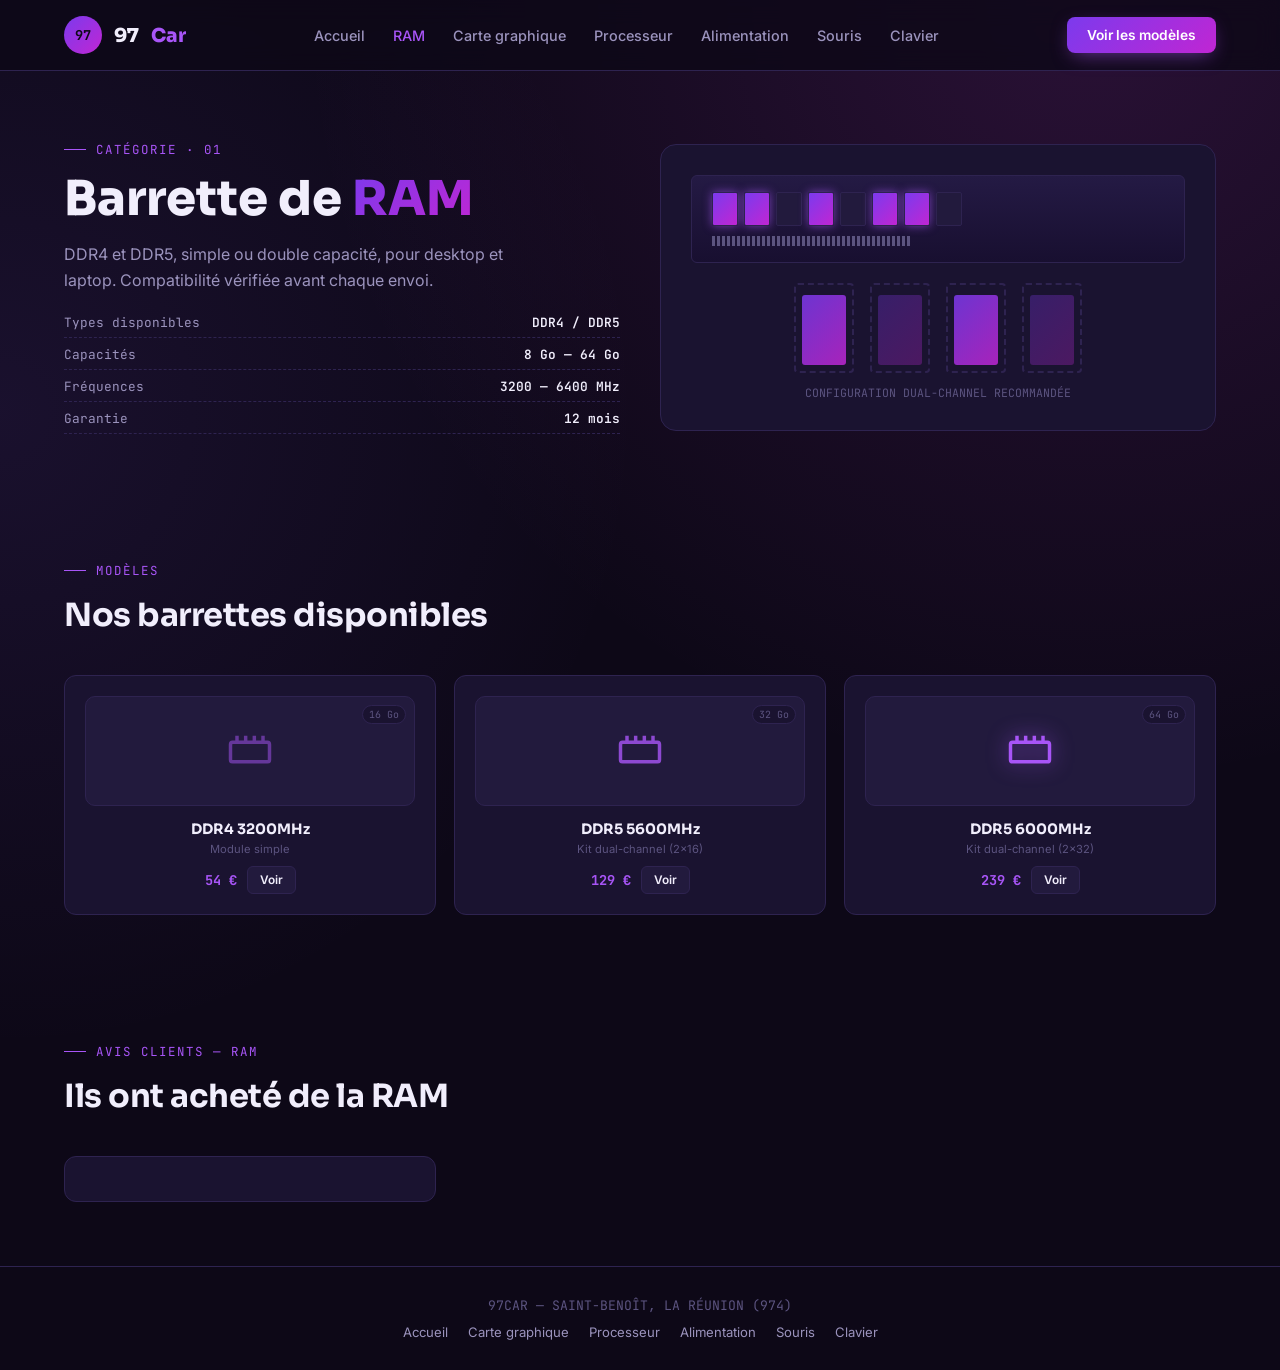
<file: Projects/ram.html>
<!DOCTYPE html>
<html lang="fr">
<head>
<meta charset="UTF-8">
<meta name="viewport" content="width=device-width, initial-scale=1.0">
<title>97Car — Barrettes de RAM</title>
<link rel="stylesheet" href="style.css">
<style>
  .ram-hero{display:grid; grid-template-columns:1fr 1fr; gap:40px; align-items:center; padding-top:70px;}
  .ram-illu{background:var(--panel); border:1px solid var(--line); border-radius:16px; padding:30px;}
  .stick{display:flex; flex-direction:column; gap:3px;}
  .stick .body{background:linear-gradient(180deg, #241a44, #180f30); border:1px solid var(--line); border-radius:6px; padding:16px 20px; position:relative;}
  .chip-row{display:flex; gap:6px; margin-bottom:8px;}
  .chip{width:26px; height:34px; background:var(--panel-2); border:1px solid var(--line); border-radius:2px;}
  .chip.on{background:var(--grad); box-shadow:0 0 10px rgba(168,85,247,0.6);}
  .pins{display:flex; gap:2px; margin-top:10px;}
  .pin-tick{width:3px; height:10px; background:var(--dim);}
  .spec-list{margin-top:20px; display:flex; flex-direction:column; gap:8px;}
  .spec-row{display:flex; justify-content:space-between; font-family:'JetBrains Mono',monospace; font-size:0.8rem; color:var(--muted); border-bottom:1px dashed var(--line); padding-bottom:6px;}
  .spec-row b{color:var(--text); font-weight:600;}
  .dual-illu{display:flex; gap:16px; justify-content:center; margin-top:20px;}
  .slot-block{width:60px; height:90px; border:2px dashed var(--line); border-radius:4px; display:flex; align-items:flex-end; justify-content:center; padding-bottom:6px;}
  .slot-block .mini-stick{width:44px; height:70px; background:var(--grad); border-radius:3px; opacity:0.85;}
  .grid3{display:grid; grid-template-columns:repeat(3,1fr); gap:18px;}
</style>
</head>
<body>

<header>
  <a href="index.html" class="brand"><div class="avatar">97</div>97<span class="accent">Car</span></a>
  <nav>
    <a href="index.html">Accueil</a>
    <a href="ram.html" class="active">RAM</a>
    <a href="gpu.html">Carte graphique</a>
    <a href="cpu.html">Processeur</a>
    <a href="alimentation.html">Alimentation</a>
    <a href="souris.html">Souris</a>
    <a href="clavier.html">Clavier</a>
  </nav>
  <a href="#produits" class="nav-cta">Voir les modèles</a>
</header>

<section class="ram-hero">
  <div>
    <div class="eyebrow">Catégorie · 01</div>
    <h1 style="font-family:'Sora',sans-serif; font-weight:800; font-size:clamp(2rem,4vw,3rem); line-height:1.05;">
      Barrette de <span style="background:var(--grad); -webkit-background-clip:text; background-clip:text; color:transparent;">RAM</span>
    </h1>
    <p style="color:var(--muted); margin-top:18px; max-width:440px; line-height:1.6;">
      DDR4 et DDR5, simple ou double capacité, pour desktop et laptop. Compatibilité vérifiée avant chaque envoi.
    </p>
    <div class="spec-list">
      <div class="spec-row"><span>Types disponibles</span><b>DDR4 / DDR5</b></div>
      <div class="spec-row"><span>Capacités</span><b>8 Go — 64 Go</b></div>
      <div class="spec-row"><span>Fréquences</span><b>3200 — 6400 MHz</b></div>
      <div class="spec-row"><span>Garantie</span><b>12 mois</b></div>
    </div>
  </div>

  <div class="ram-illu">
    <!-- Illustration 1 : module RAM -->
    <div class="stick">
      <div class="body">
        <div class="chip-row">
          <div class="chip on"></div><div class="chip on"></div><div class="chip"></div><div class="chip on"></div>
          <div class="chip"></div><div class="chip on"></div><div class="chip on"></div><div class="chip"></div>
        </div>
        <div class="pins" id="pinRow"></div>
      </div>
    </div>
    <!-- Illustration 2 : dual channel -->
    <div class="dual-illu">
      <div class="slot-block"><div class="mini-stick"></div></div>
      <div class="slot-block"><div class="mini-stick" style="opacity:0.3;"></div></div>
      <div class="slot-block"><div class="mini-stick"></div></div>
      <div class="slot-block"><div class="mini-stick" style="opacity:0.3;"></div></div>
    </div>
    <div class="mono" style="text-align:center; color:var(--dim); font-size:0.72rem; margin-top:12px;">CONFIGURATION DUAL-CHANNEL RECOMMANDÉE</div>
  </div>
</section>

<section id="produits">
  <div class="section-head">
    <div class="eyebrow">Modèles</div>
    <h2>Nos barrettes disponibles</h2>
  </div>
  <div class="grid3">
    <div class="product-card">
      <div class="thumb tier-1"><svg viewBox="0 0 24 24" fill="none" stroke="currentColor" stroke-width="1.6"><rect x="3" y="8" width="18" height="9" rx="1"/><path d="M6 8V5M10 8V5M14 8V5M18 8V5"/></svg><span class="tag">16 Go</span></div>
      <div class="pname">DDR4 3200MHz</div>
      <div class="pspec">Module simple</div>
      <div class="prow"><span class="price">54 €</span><span class="buy">Voir</span></div>
    </div>
    <div class="product-card">
      <div class="thumb tier-2"><svg viewBox="0 0 24 24" fill="none" stroke="currentColor" stroke-width="1.6"><rect x="3" y="8" width="18" height="9" rx="1"/><path d="M6 8V5M10 8V5M14 8V5M18 8V5"/></svg><span class="tag">32 Go</span></div>
      <div class="pname">DDR5 5600MHz</div>
      <div class="pspec">Kit dual-channel (2x16)</div>
      <div class="prow"><span class="price">129 €</span><span class="buy">Voir</span></div>
    </div>
    <div class="product-card">
      <div class="thumb tier-3"><svg viewBox="0 0 24 24" fill="none" stroke="currentColor" stroke-width="1.6"><rect x="3" y="8" width="18" height="9" rx="1"/><path d="M6 8V5M10 8V5M14 8V5M18 8V5"/></svg><span class="tag">64 Go</span></div>
      <div class="pname">DDR5 6000MHz</div>
      <div class="pspec">Kit dual-channel (2x32)</div>
      <div class="prow"><span class="price">239 €</span><span class="buy">Voir</span></div>
    </div>
  </div>
</section>

<section id="reviews">
  <div class="section-head">
    <div class="eyebrow">Avis clients — RAM</div>
    <h2>Ils ont acheté de la RAM</h2>
  </div>
  <div class="grid3">
    <div class="mini-review">

      <div class="top">

        <span class="who"></span>

        <span class="stars"></span>

      </div>

      <p></p>

    </div>
  </div>
</section>

<footer>
  <div class="mono">97CAR — SAINT-BENOÎT, LA RÉUNION (974)</div>
  <div class="foot-links">
    <a href="index.html">Accueil</a><a href="gpu.html">Carte graphique</a><a href="cpu.html">Processeur</a>
    <a href="alimentation.html">Alimentation</a><a href="souris.html">Souris</a><a href="clavier.html">Clavier</a>
  </div>
</footer>

<script>
  const pinRow = document.getElementById('pinRow');
  for(let i=0;i<40;i++){ const p=document.createElement('div'); p.className='pin-tick'; pinRow.appendChild(p); }
</script>
</body>
</html>
</file>
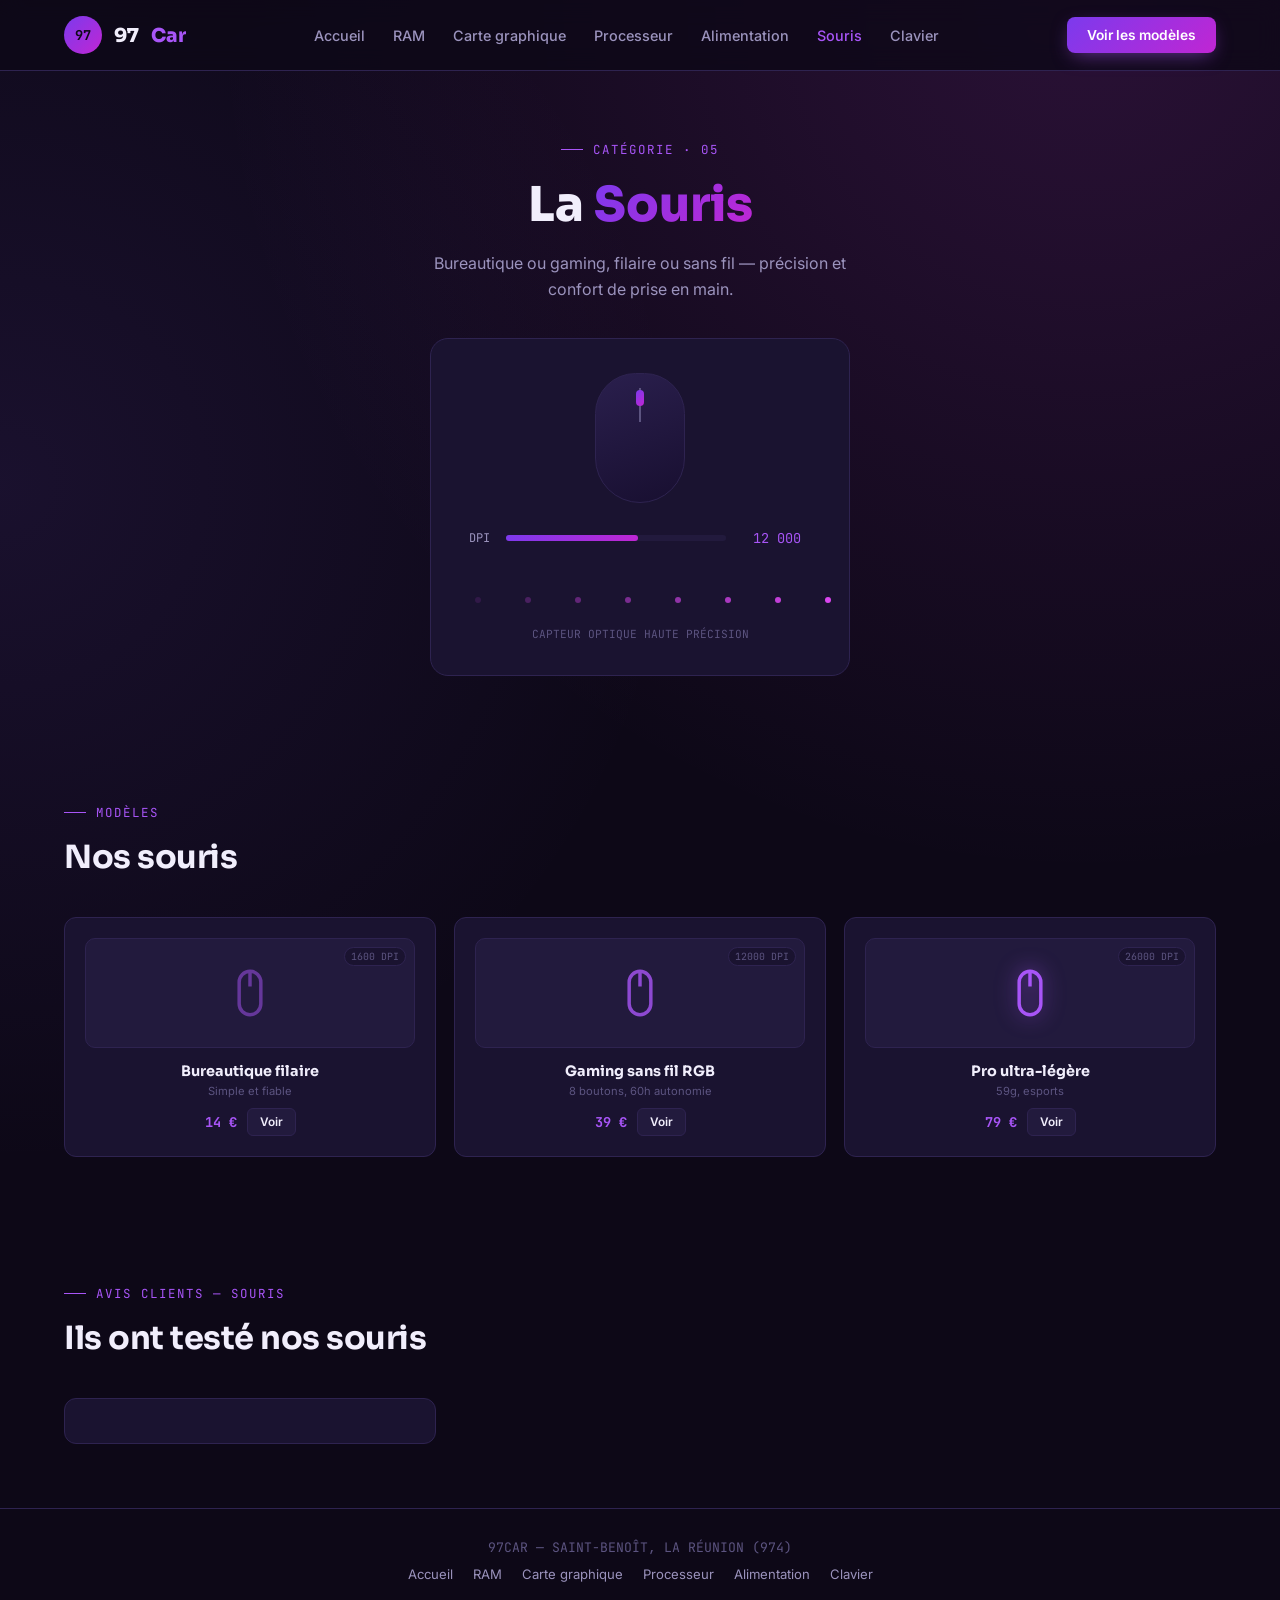
<file: Projects/souris.html>
<!DOCTYPE html>
<html lang="fr">
<head>
<meta charset="UTF-8">
<meta name="viewport" content="width=device-width, initial-scale=1.0">
<title>97Car — Souris</title>
<link rel="stylesheet" href="style.css">
<style>
  .mouse-hero{padding-top:70px; text-align:center;}
  .mouse-stage{
    max-width:420px; margin:36px auto 0; background:var(--panel); border:1px solid var(--line);
    border-radius:18px; padding:34px; position:relative;
  }
  .mouse-shape{
    width:90px; height:130px; margin:0 auto; border-radius:45px 45px 50px 50px;
    background:linear-gradient(160deg,#2a1f4d,#180f30); border:1px solid var(--line);
    position:relative;
  }
  .mouse-shape::before{
    content:''; position:absolute; top:14px; left:50%; transform:translateX(-50%);
    width:2px; height:34px; background:var(--dim);
  }
  .mouse-shape .scroll{
    position:absolute; top:16px; left:50%; transform:translateX(-50%);
    width:8px; height:16px; border-radius:4px; background:var(--grad);
  }
  .dpi-dial{margin-top:26px; display:flex; align-items:center; justify-content:center; gap:16px;}
  .dpi-track{width:220px; height:6px; background:var(--panel-2); border-radius:3px; position:relative;}
  .dpi-fill{height:100%; width:60%; background:var(--grad); border-radius:3px;}
  .dpi-value{font-family:'JetBrains Mono',monospace; color:var(--violet); font-size:0.85rem; width:70px;}
  .cursor-trail{position:relative; height:60px; margin-top:20px;}
  .dot{position:absolute; width:6px; height:6px; border-radius:50%; background:var(--pink); top:50%;}
  .grid3{display:grid; grid-template-columns:repeat(3,1fr); gap:18px;}
</style>
</head>
<body>

<header>
  <a href="index.html" class="brand"><div class="avatar">97</div>97<span class="accent">Car</span></a>
  <nav>
    <a href="index.html">Accueil</a>
    <a href="ram.html">RAM</a>
    <a href="gpu.html">Carte graphique</a>
    <a href="cpu.html">Processeur</a>
    <a href="alimentation.html">Alimentation</a>
    <a href="souris.html" class="active">Souris</a>
    <a href="clavier.html">Clavier</a>
  </nav>
  <a href="#produits" class="nav-cta">Voir les modèles</a>
</header>

<section class="mouse-hero">
  <div class="eyebrow" style="justify-content:center;">Catégorie · 05</div>
  <h1 style="font-family:'Sora',sans-serif; font-weight:800; font-size:clamp(2rem,4vw,3rem);">
    La <span style="background:var(--grad); -webkit-background-clip:text; background-clip:text; color:transparent;">Souris</span>
  </h1>
  <p style="color:var(--muted); max-width:460px; margin:16px auto 0; line-height:1.6;">
    Bureautique ou gaming, filaire ou sans fil — précision et confort de prise en main.
  </p>

  <div class="mouse-stage">
    <!-- Illustration 1 : silhouette de la souris -->
    <div class="mouse-shape"><div class="scroll"></div></div>

    <!-- Illustration 2 : réglage DPI + trainée de curseur -->
    <div class="dpi-dial">
      <span class="mono" style="color:var(--muted); font-size:0.75rem;">DPI</span>
      <div class="dpi-track"><div class="dpi-fill"></div></div>
      <span class="dpi-value">12 000</span>
    </div>
    <div class="cursor-trail" id="trail"></div>
    <div class="mono" style="text-align:center; color:var(--dim); font-size:0.7rem;">CAPTEUR OPTIQUE HAUTE PRÉCISION</div>
  </div>
</section>

<section id="produits">
  <div class="section-head">
    <div class="eyebrow">Modèles</div>
    <h2>Nos souris</h2>
  </div>
  <div class="grid3">
    <div class="product-card">
      <div class="thumb tier-1"><svg viewBox="0 0 24 24" fill="none" stroke="currentColor" stroke-width="1.6"><rect x="7" y="2" width="10" height="20" rx="5"/><path d="M12 2v7"/></svg><span class="tag">1600 DPI</span></div>
      <div class="pname">Bureautique filaire</div>
      <div class="pspec">Simple et fiable</div>
      <div class="prow"><span class="price">14 €</span><span class="buy">Voir</span></div>
    </div>
    <div class="product-card">
      <div class="thumb tier-2"><svg viewBox="0 0 24 24" fill="none" stroke="currentColor" stroke-width="1.6"><rect x="7" y="2" width="10" height="20" rx="5"/><path d="M12 2v7"/></svg><span class="tag">12000 DPI</span></div>
      <div class="pname">Gaming sans fil RGB</div>
      <div class="pspec">8 boutons, 60h autonomie</div>
      <div class="prow"><span class="price">39 €</span><span class="buy">Voir</span></div>
    </div>
    <div class="product-card">
      <div class="thumb tier-3"><svg viewBox="0 0 24 24" fill="none" stroke="currentColor" stroke-width="1.6"><rect x="7" y="2" width="10" height="20" rx="5"/><path d="M12 2v7"/></svg><span class="tag">26000 DPI</span></div>
      <div class="pname">Pro ultra-légère</div>
      <div class="pspec">59g, esports</div>
      <div class="prow"><span class="price">79 €</span><span class="buy">Voir</span></div>
    </div>
  </div>
</section>

<section id="reviews">
  <div class="section-head">
    <div class="eyebrow">Avis clients — Souris</div>
    <h2>Ils ont testé nos souris</h2>
  </div>
  <div class="grid3">
    <div class="mini-review">

      <div class="top">

        <span class="who"></span>

        <span class="stars"></span>

      </div>

      <p></p>

    </div>
  </div>
</section>

<footer>
  <div class="mono">97CAR — SAINT-BENOÎT, LA RÉUNION (974)</div>
  <div class="foot-links">
    <a href="index.html">Accueil</a><a href="ram.html">RAM</a><a href="gpu.html">Carte graphique</a>
    <a href="cpu.html">Processeur</a><a href="alimentation.html">Alimentation</a><a href="clavier.html">Clavier</a>
  </div>
</footer>

<script>
  const trail = document.getElementById('trail');
  const positions = [10,60,110,160,210,260,310,360];
  positions.forEach((x,i)=>{
    const d = document.createElement('div');
    d.className = 'dot';
    d.style.left = x + 'px';
    d.style.opacity = (i+1)/positions.length;
    trail.appendChild(d);
  });
</script>
</body>
</html>
</file>
<file: Projects/style.css>
@import url('https://fonts.googleapis.com/css2?family=Sora:wght@400;600;700;800&family=Inter:wght@400;500;600&family=JetBrains+Mono:wght@400;500&display=swap');

:root{
  --bg: #0d0817;
  --bg-2: #150f28;
  --panel: #1a1330;
  --panel-2: #221a3d;
  --line: #2e2350;
  --purple: #8b5cf6;
  --violet: #a855f7;
  --pink: #d946ef;
  --grad: linear-gradient(135deg, #7c3aed, #c026d3);
  --text: #f1eefc;
  --muted: #9b93bd;
  --dim: #5c5480;
  --radius: 12px;
}
*{box-sizing:border-box; margin:0; padding:0;}
html{scroll-behavior:smooth;}
body{
  background:
    radial-gradient(circle at 85% 0%, rgba(217,70,239,0.14), transparent 45%),
    radial-gradient(circle at 0% 30%, rgba(139,92,246,0.10), transparent 40%),
    var(--bg);
  color:var(--text);
  font-family:'Inter', sans-serif;
  -webkit-font-smoothing:antialiased;
  overflow-x:hidden;
}
a{color:inherit; text-decoration:none;}
.mono{font-family:'JetBrains Mono', monospace;}
ul{list-style:none;}

/* ---------- header ---------- */
header{
  position:sticky; top:0; z-index:50;
  display:flex; align-items:center; justify-content:space-between;
  padding:16px 5%;
  background:rgba(13,8,23,0.8);
  backdrop-filter:blur(12px);
  border-bottom:1px solid var(--line);
}
.brand{
  display:flex; align-items:center; gap:12px;
  font-family:'Sora', sans-serif; font-weight:800; font-size:1.2rem;
}
.brand .avatar{
  width:38px; height:38px; border-radius:50%;
  background:var(--grad);
  display:flex; align-items:center; justify-content:center;
  font-family:'JetBrains Mono', monospace; font-size:0.85rem; font-weight:700;
  color:#0d0817;
}
.brand .accent{color:var(--violet);}
nav{display:flex; gap:28px; font-size:0.9rem; color:var(--muted); font-family:'Inter', sans-serif; font-weight:500;}
nav a{transition:color 0.2s;}
nav a:hover, nav a.active{color:var(--violet);}
.nav-cta{
  background:var(--grad); color:#fff; padding:10px 20px;
  border-radius:8px; font-weight:600; font-size:0.86rem;
  box-shadow:0 6px 20px -6px rgba(168,85,247,0.6);
}

/* ---------- generic section ---------- */
section{position:relative; z-index:1; padding:64px 5%;}
.eyebrow{
  font-family:'JetBrains Mono', monospace; color:var(--violet); font-size:0.78rem;
  letter-spacing:2px; text-transform:uppercase; margin-bottom:16px;
  display:flex; align-items:center; gap:10px;
}
.eyebrow::before{content:''; width:22px; height:1px; background:var(--violet);}
.section-head h2{
  font-family:'Sora', sans-serif; font-weight:700; font-size:2rem; letter-spacing:-0.5px;
}
.section-head p{color:var(--muted); margin-top:10px; max-width:560px;}
.section-head{margin-bottom:40px;}

.btn-primary{
  background:var(--grad); color:#fff; padding:14px 26px; border-radius:9px;
  font-weight:700; font-size:0.94rem; display:inline-block;
  box-shadow:0 10px 26px -10px rgba(168,85,247,0.7);
}
.btn-secondary{
  border:1px solid var(--line); padding:14px 26px; border-radius:9px;
  font-weight:600; font-size:0.94rem; color:var(--text); display:inline-block;
}
.btn-secondary:hover{border-color:var(--violet); color:var(--violet);}

/* ---------- product card (image-first, text minimal) ---------- */
.product-card{
  background:var(--panel); border:1px solid var(--line); border-radius:var(--radius);
  padding:20px; transition:0.25s ease; text-align:center;
}
.product-card:hover{border-color:var(--violet); transform:translateY(-4px);}
.product-card .thumb{
  height:110px; display:flex; align-items:center; justify-content:center;
  background:var(--panel-2); border:1px solid var(--line); border-radius:10px;
  margin-bottom:14px; position:relative;
}
.product-card .thumb svg{width:52px; height:52px; color:var(--violet); stroke:var(--violet);}
.product-card .thumb.tier-1 svg{opacity:0.5;}
.product-card .thumb.tier-2 svg{opacity:0.8;}
.product-card .thumb.tier-3 svg{opacity:1; filter:drop-shadow(0 0 10px rgba(168,85,247,0.65));}
.product-card .thumb .tag{
  position:absolute; top:8px; right:8px; font-family:'JetBrains Mono',monospace;
  font-size:0.62rem; color:var(--dim); background:var(--panel); border:1px solid var(--line);
  padding:2px 6px; border-radius:10px;
}
.product-card .pname{font-family:'Sora',sans-serif; font-weight:700; font-size:0.9rem; margin-bottom:4px;}
.product-card .pspec{color:var(--dim); font-size:0.7rem; margin-bottom:10px;}
.product-card .prow{display:flex; justify-content:center; align-items:center; gap:10px;}
.product-card .price{font-family:'JetBrains Mono', monospace; color:var(--violet); font-weight:700; font-size:0.85rem;}
.product-card .buy{
  background:var(--panel-2); border:1px solid var(--line); padding:6px 12px;
  border-radius:6px; font-size:0.74rem; font-weight:600;
}
.product-card .buy:hover{border-color:var(--violet); color:var(--violet);}

/* ---------- category card (homepage, image-first) ---------- */
.cat-card{display:block;}
.cat-card .cat-thumb{
  height:100px; display:flex; align-items:center; justify-content:center;
  background:var(--panel-2); border:1px solid var(--line); border-radius:10px; margin-bottom:14px;
}
.cat-card .cat-thumb svg{width:44px; height:44px; color:var(--violet);}
.cat-card:hover .cat-thumb svg{filter:drop-shadow(0 0 10px rgba(168,85,247,0.65));}
.cat-card .cname{font-family:'Sora',sans-serif; font-weight:700; font-size:0.95rem; margin-bottom:4px; text-align:center;}
.cat-card .cgo{color:var(--violet); font-family:'JetBrains Mono',monospace; font-size:0.72rem; text-align:center; display:block;}

/* ---------- mini reviews ---------- */
.mini-review{
  background:var(--panel); border:1px solid var(--line); border-radius:var(--radius);
  padding:18px 20px;
}
.mini-review .top{display:flex; justify-content:space-between; margin-bottom:8px; align-items:center;}
.mini-review .who{font-weight:600; font-size:0.9rem;}
.mini-review .stars{color:var(--violet); font-size:0.85rem;}
.mini-review p{color:var(--muted); font-size:0.85rem; line-height:1.55;}

footer{
  border-top:1px solid var(--line); padding:30px 5%; text-align:center;
  color:var(--muted); font-size:0.82rem; position:relative; z-index:1;
}
footer .mono{color:var(--dim);}
footer .foot-links{display:flex; gap:20px; justify-content:center; margin-top:10px; flex-wrap:wrap;}

@media (max-width:900px){
  nav{display:none;}
}
</file>
<file: Projects/College_Hubert_Delisle/style.css>
:root{
  --bg: #0d1117;
  --panel: #161c28;
  --panel-2: #1c2436;
  --line: #2a3247;
  --text: #eef2f7;
  --muted: #8892a6;
  --cyan: #38e1c6;
  --amber: #ff8a5c;
  --radius: 14px;
}
*{ box-sizing:border-box; margin:0; padding:0; }
html{ scroll-behavior:smooth; }
body{
  background:var(--bg);
  color:var(--text);
  font-family:'Inter', sans-serif;
  line-height:1.55;
  -webkit-font-smoothing:antialiased;
}
h1,h2,h3{ font-family:'Space Grotesk', sans-serif; letter-spacing:-0.01em; }
.mono{ font-family:'JetBrains Mono', monospace; }
a{ color:inherit; }
.wrap{ max-width:1080px; margin:0 auto; padding:0 28px; }

/* NAV */
header.nav{
  position:sticky; top:0; z-index:50;
  background:rgba(13,17,23,0.85);
  backdrop-filter:blur(10px);
  border-bottom:1px solid var(--line);
}
.nav-inner{
  display:flex; align-items:center; justify-content:space-between;
  padding:16px 28px; max-width:1080px; margin:0 auto;
}
.brand{ display:flex; align-items:center; gap:10px; font-weight:600; font-size:15px; }
.brand .dot{ width:8px; height:8px; border-radius:50%; background:var(--cyan); box-shadow:0 0 8px var(--cyan); }
.nav-links{ display:flex; gap:28px; font-size:14px; color:var(--muted); }
.nav-links a{ text-decoration:none; transition:color .2s; }
.nav-links a:hover{ color:var(--cyan); }

/* HERO */
.hero{
  padding:96px 28px 80px;
  position:relative;
  overflow:hidden;
  border-bottom:1px solid var(--line);
}
.hero-grid{
  display:grid; grid-template-columns:1.1fr 0.9fr; gap:56px; align-items:center;
  max-width:1080px; margin:0 auto;
}
.eyebrow{
  display:inline-flex; align-items:center; gap:8px;
  font-family:'JetBrains Mono', monospace; font-size:12px; color:var(--cyan);
  background:rgba(56,225,198,0.08); border:1px solid rgba(56,225,198,0.25);
  padding:6px 12px; border-radius:100px; margin-bottom:22px;
}
.hero h1{ font-size:44px; font-weight:700; line-height:1.12; margin-bottom:20px; }
.hero h1 span{ color:var(--cyan); }
.hero p.lead{ color:var(--muted); font-size:16.5px; max-width:480px; margin-bottom:30px; }
.hero-actions{ display:flex; gap:14px; }
.btn{
  display:inline-flex; align-items:center; gap:8px;
  padding:12px 20px; border-radius:10px; font-size:14px; font-weight:600;
  text-decoration:none; transition:transform .15s, box-shadow .15s;
  border:1px solid transparent; cursor:pointer;
}
.btn-primary{ background:var(--cyan); color:#08211d; }
.btn-primary:hover{ transform:translateY(-2px); box-shadow:0 8px 24px rgba(56,225,198,0.25); }
.btn-ghost{ border-color:var(--line); color:var(--text); background:transparent; }
.btn-ghost:hover{ border-color:var(--cyan); color:var(--cyan); }

/* Hero visual : badge/QR scan gate */
.gate{
  background:var(--panel);
  border:1px solid var(--line);
  border-radius:var(--radius);
  padding:32px;
  position:relative;
}
.gate-label{ font-family:'JetBrains Mono',monospace; font-size:11px; color:var(--muted); text-transform:uppercase; letter-spacing:.08em; margin-bottom:18px; display:flex; justify-content:space-between; }
.gate-status{ color:var(--cyan); }
.qr-scene{
  position:relative; height:220px; display:flex; align-items:center; justify-content:center;
  background:
    linear-gradient(var(--panel-2) 1px, transparent 1px),
    linear-gradient(90deg, var(--panel-2) 1px, transparent 1px);
  background-size:20px 20px;
  border-radius:10px; overflow:hidden; border:1px solid var(--line);
}
.qr{
  width:96px; height:96px; position:relative; z-index:2;
  display:grid; grid-template-columns:repeat(7,1fr); grid-template-rows:repeat(7,1fr);
  gap:2px; padding:8px; background:#0a0e14; border-radius:8px; border:1px solid var(--line);
}
.qr i{ background:#222b3d; border-radius:1px; }
.qr i.on{ background:var(--text); }
.scan-line{
  position:absolute; left:0; right:0; height:2px;
  background:linear-gradient(90deg, transparent, var(--cyan), transparent);
  box-shadow:0 0 12px 2px var(--cyan);
  animation:scan 2.6s ease-in-out infinite;
  z-index:3;
}
@keyframes scan{
  0%{ top:8%; opacity:0; }
  10%{ opacity:1; }
  50%{ top:92%; opacity:1; }
  60%{ opacity:0; }
  100%{ top:8%; opacity:0; }
}
.gate-foot{ display:flex; justify-content:space-between; margin-top:16px; font-family:'JetBrains Mono',monospace; font-size:11.5px; color:var(--muted); }
.pulse{ width:6px; height:6px; border-radius:50%; background:var(--cyan); display:inline-block; margin-right:6px; animation:pulse 1.6s infinite; }
@keyframes pulse{ 0%,100%{opacity:1;} 50%{opacity:.25;} }

/* SECTIONS */
section{ padding:88px 28px; border-bottom:1px solid var(--line); }
.section-head{ max-width:640px; margin-bottom:52px; }
.section-tag{ font-family:'JetBrains Mono',monospace; font-size:12px; color:var(--amber); margin-bottom:12px; letter-spacing:.05em; }
.section-head h2{ font-size:32px; margin-bottom:14px; }
.section-head p{ color:var(--muted); font-size:15.5px; }

/* Maintenance grid */
.card-grid{ display:grid; grid-template-columns:repeat(3,1fr); gap:20px; max-width:1080px; margin:0 auto; }
.card{
  background:var(--panel); border:1px solid var(--line); border-radius:var(--radius);
  padding:26px; transition:border-color .2s, transform .2s;
}
.card:hover{ border-color:var(--amber); transform:translateY(-4px); }
.card-icon{
  width:40px; height:40px; border-radius:10px; background:rgba(255,138,92,0.12);
  display:flex; align-items:center; justify-content:center; margin-bottom:16px;
}
.card h3{ font-size:16px; margin-bottom:8px; }
.card p{ color:var(--muted); font-size:14px; }

/* Prisme flow */
.flow{ display:grid; grid-template-columns:repeat(3,1fr); gap:20px; max-width:1080px; margin:0 auto 52px; }
.flow-step{
  background:var(--panel); border:1px solid var(--line); border-radius:var(--radius);
  padding:26px; position:relative;
}
.flow-num{ font-family:'JetBrains Mono',monospace; font-size:12px; color:var(--cyan); margin-bottom:14px; }
.flow-step h3{ font-size:16px; margin-bottom:8px; }
.flow-step p{ color:var(--muted); font-size:13.5px; }
.flow-arrow{
  display:none;
}
@media(min-width:769px){
  .flow-step:not(:last-child)::after{
    content:"→"; position:absolute; right:-26px; top:50%; transform:translateY(-50%);
    color:var(--line); font-size:20px;
  }
}

.feature-list{ display:grid; grid-template-columns:1fr 1fr; gap:16px; max-width:1080px; margin:0 auto; }
.feature{
  display:flex; gap:14px; padding:18px; border:1px solid var(--line); border-radius:12px; background:var(--panel-2);
}
.feature .tick{ color:var(--cyan); font-family:'JetBrains Mono',monospace; font-size:13px; flex-shrink:0; }
.feature strong{ display:block; font-size:14.5px; margin-bottom:4px; }
.feature span{ color:var(--muted); font-size:13.5px; }

footer{ padding:60px 28px; text-align:center; }
footer p{ color:var(--muted); font-size:13.5px; }
footer .mono{ color:var(--line); font-size:11px; margin-top:8px; }

@media(max-width:820px){
  .hero-grid{ grid-template-columns:1fr; }
  .card-grid, .flow, .feature-list{ grid-template-columns:1fr; }
  .hero h1{ font-size:32px; }
  .flow-step:not(:last-child)::after{ display:none; }
}
</file>
